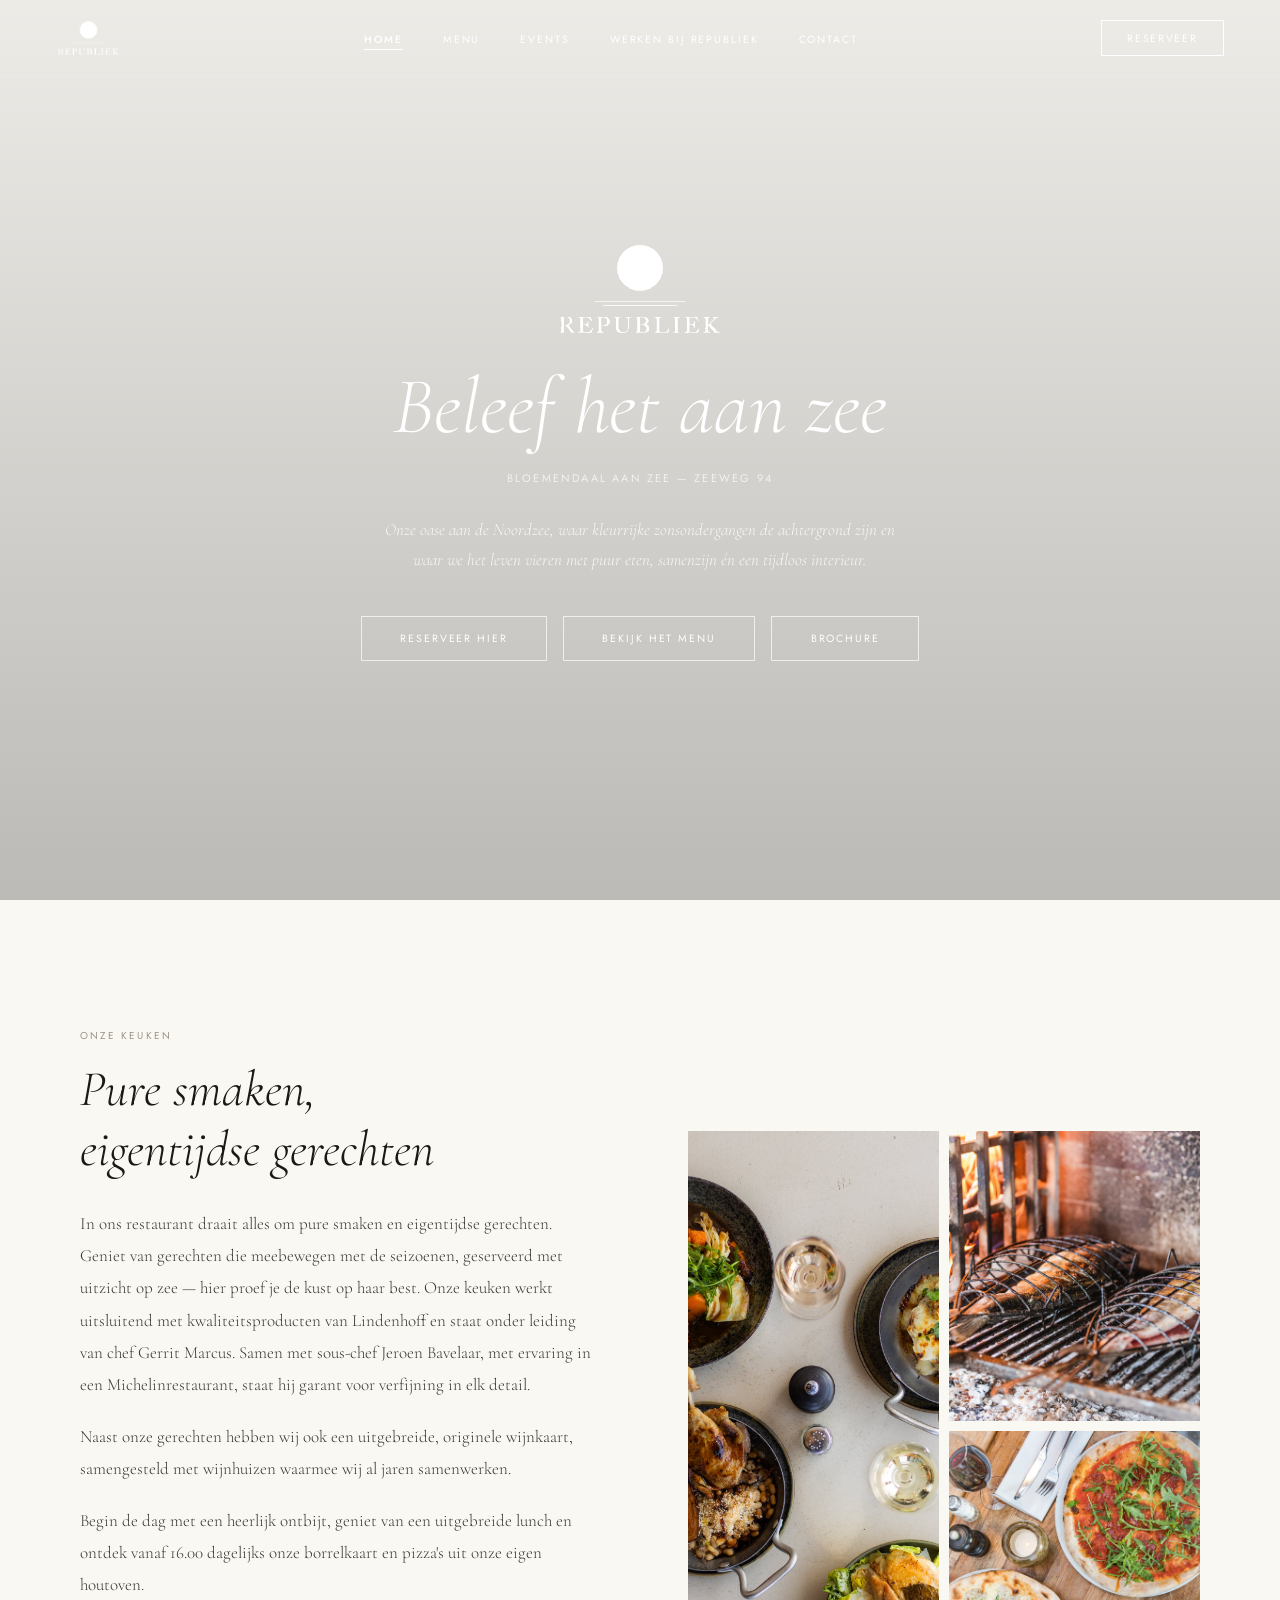
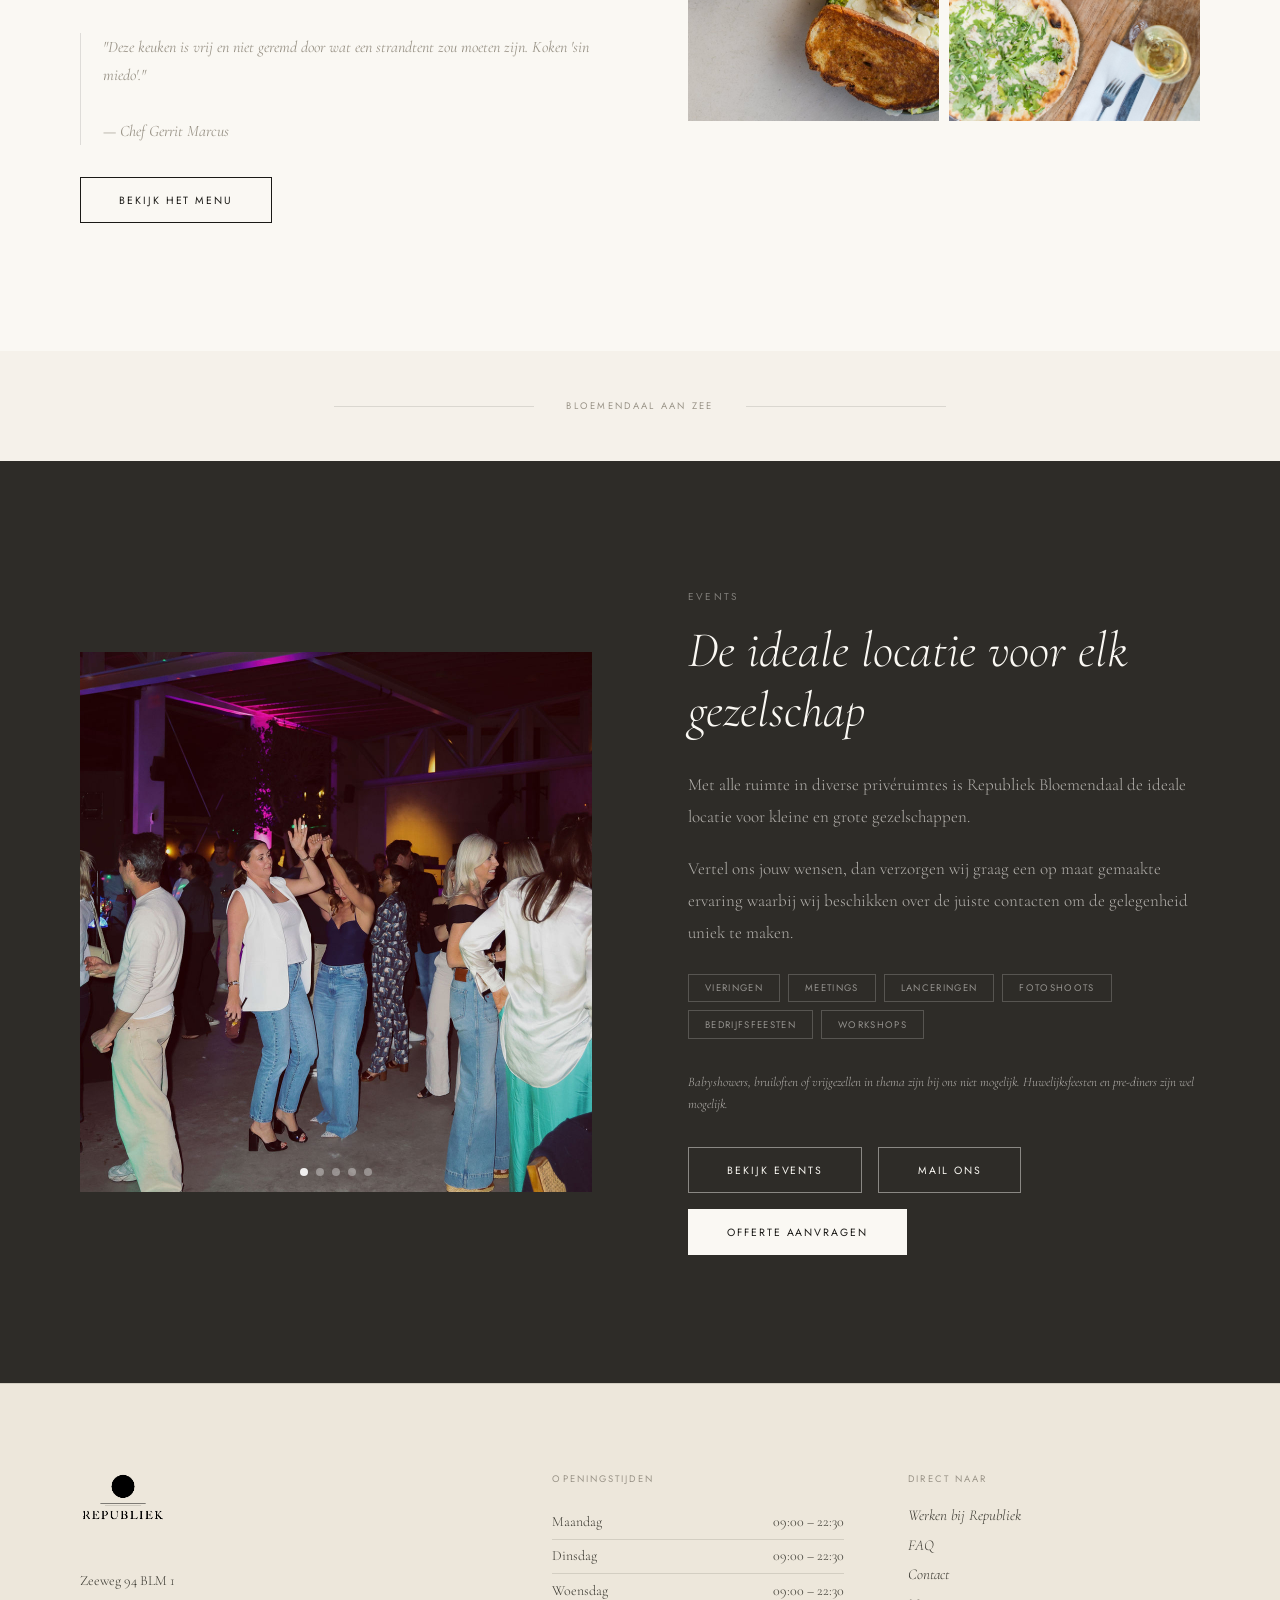
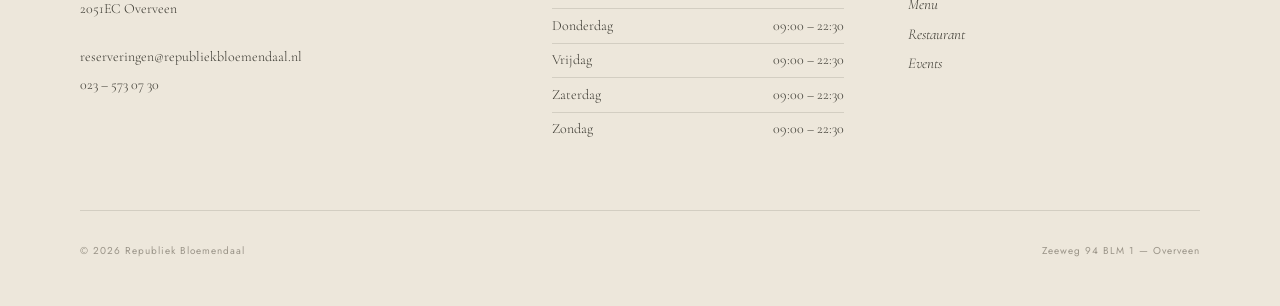
<file: index.html>
<!DOCTYPE html>
<html lang="nl">
<head>
  <meta charset="UTF-8">
  <meta name="viewport" content="width=device-width, initial-scale=1.0">
  <title>Beleef het aan zee | Republiek Bloemendaal</title>
  <link href="https://fonts.googleapis.com/css2?family=Cormorant+Garamond:ital,wght@0,300;0,400;0,500;1,300;1,400;1,500&family=Jost:wght@300;400;500&display=swap" rel="stylesheet">
  <link rel="stylesheet" href="shared.css">
  <link rel="stylesheet" href="index.css">
</head>
<body>

<nav id="main-nav">
  <a href="index.html" class="nav-logo">
    <img src="Republiek-Logo.png" alt="Republiek Bloemendaal" class="nav-logo-img">
  </a>
  <ul class="nav-links">
      <li><a href="index.html" class="active">Home</a></li>
      <li><a href="menu.html">Menu</a></li>
      <li><a href="events.html">Events</a></li>
      <li><a href="https://www.republiekbloemendaal.nl/#activate-link-widget" target="_blank" rel="noopener">Werken bij Republiek</a></li>
      <li><a href="contact.html">Contact</a></li>
  </ul>
  <a href="contact.html#reserveer" class="nav-btn">Reserveer</a>
  <button class="nav-hamburger" id="nav-hamburger" type="button" aria-label="Menu">
    <span></span><span></span><span></span>
  </button>
</nav>

<div id="mob-overlay" style="display:none;position:fixed;inset:0;background:var(--cream);z-index:500;flex-direction:column;align-items:center;justify-content:center;gap:2.5rem;">
  <button id="mob-close" type="button" style="position:absolute;top:1.5rem;right:1.5rem;font-size:22px;background:none;border:none;cursor:pointer;color:var(--ink);padding:8px;line-height:1;">&#x2715;</button>
  <a href="index.html" style="color:var(--ink);font-family:Jost,sans-serif;font-size:18px;letter-spacing:0.2em;text-transform:uppercase;text-decoration:none;border-bottom:1px solid var(--ink);padding-bottom:3px;">Home</a>
  <a href="menu.html" style="color:var(--ink);font-family:Jost,sans-serif;font-size:18px;letter-spacing:0.2em;text-transform:uppercase;text-decoration:none;">Menu</a>
  <a href="events.html" style="color:var(--ink);font-family:Jost,sans-serif;font-size:18px;letter-spacing:0.2em;text-transform:uppercase;text-decoration:none;">Events</a>
  <a href="https://www.republiekbloemendaal.nl/#activate-link-widget" style="color:var(--ink);font-family:Jost,sans-serif;font-size:18px;letter-spacing:0.2em;text-transform:uppercase;text-decoration:none;" target="_blank" rel="noopener">Werken bij Republiek</a>
  <a href="contact.html" style="color:var(--ink);font-family:Jost,sans-serif;font-size:18px;letter-spacing:0.2em;text-transform:uppercase;text-decoration:none;">Contact</a>
</div>

<!-- NAV -->


<!-- HERO -->
<section class="hero" id="hero">
  <video class="hero-bg" autoplay muted loop playsinline>
    <source src="hero_video.mp4" type="video/mp4">
  </video>
  <div class="hero-overlay"></div>
  <div class="hero-content">
    <img src="Republiek-Logo.png" alt="Republiek Bloemendaal" class="hero-logo-img">
    <div class="hero-tagline">Beleef het aan zee</div>
    <div class="hero-location">Bloemendaal aan Zee — Zeeweg 94</div>
    <p class="hero-intro">
      Onze oase aan de Noordzee, waar kleurrijke zonsondergangen de achtergrond zijn en waar we het leven vieren met puur eten, samenzijn én een tijdloos interieur.
    </p>
    <div class="hero-btns">
      <a href="#footer" class="btn-outline">Reserveer hier</a>
      <a href="menu.html" class="btn-outline">Bekijk het menu</a>
      <a href="https://canva.link/6txfk5rbg4p3h8g" target="_blank" class="btn-outline">Brochure</a>
         </div>
  </div>
</section>

<!-- KEUKEN -->
<section class="keuken" id="keuken">
  <div class="keuken-inner">
    <div class="reveal">
      <div class="section-label">Onze keuken</div>
      <h2>Pure smaken,<br>eigentijdse gerechten</h2>
      <p>In ons restaurant draait alles om pure smaken en eigentijdse gerechten. Geniet van gerechten die meebewegen met de seizoenen, geserveerd met uitzicht op zee — hier proef je de kust op haar best. Onze keuken werkt uitsluitend met kwaliteitsproducten van Lindenhoff en staat onder leiding van chef Gerrit Marcus. Samen met sous-chef Jeroen Bavelaar, met ervaring in een Michelinrestaurant, staat hij garant voor verfijning in elk detail.</p>
      <p>Naast onze gerechten hebben wij ook een uitgebreide, originele wijnkaart, samengesteld met wijnhuizen waarmee wij al jaren samenwerken.</p>
      <p>Begin de dag met een heerlijk ontbijt, geniet van een uitgebreide lunch en ontdek vanaf 16.00 dagelijks onze borrelkaart en pizza's uit onze eigen houtoven.</p>
      <div class="chef-quote">
        "Deze keuken is vrij en niet geremd door wat een strandtent zou moeten zijn. Koken 'sin miedo'."
        <br><br>— Chef Gerrit Marcus
      </div>
      <a href="menu.html" class="btn-outline">Bekijk het menu</a>
    </div>
    <div class="keuken-photos reveal">
      <div class="photo"><img src="keuken1.jpg" alt="Gerechten Republiek" loading="lazy"></div>
      <div class="photo"><img src="keuken2.jpg" alt="Houtoven Republiek" loading="lazy"></div>
      <div class="photo"><img src="keuken3.jpg" alt="Pizza Republiek" loading="lazy"></div>
    </div>
  </div>
</section>

<!-- DIVIDER -->
<div class="divider">
  <div class="divider-line"></div>
  <div class="divider-text">Bloemendaal aan Zee</div>
  <div class="divider-line"></div>
</div>

<!-- EVENTS -->
<section class="events" id="events">
  <div class="events-inner">
    <div class="events-photo" id="rc" style="position:relative;overflow:hidden;cursor:pointer;">
      <div id="rc0" style="position:absolute;inset:0;background:url('event1.jpeg') center/cover no-repeat;opacity:1;transition:opacity 1.2s;"></div>
      <div id="rc1" style="position:absolute;inset:0;background:url('event2.jpeg') center/cover no-repeat;opacity:0;transition:opacity 1.2s;"></div>
      <div id="rc2" style="position:absolute;inset:0;background:url('event3.jpg') center/cover no-repeat;opacity:0;transition:opacity 1.2s;"></div>
      <div id="rc3" style="position:absolute;inset:0;background:url('event4.jpg') center/cover no-repeat;opacity:0;transition:opacity 1.2s;"></div>
      <div id="rc4" style="position:absolute;inset:0;background:url('event5.jpeg') center/cover no-repeat;opacity:0;transition:opacity 1.2s;"></div>
      <div id="rcdots" style="position:absolute;bottom:1rem;left:50%;transform:translateX(-50%);display:flex;gap:8px;z-index:20;">
        <span id="rd0" style="width:8px;height:8px;border-radius:50%;background:rgba(255,255,255,0.9);display:block;cursor:pointer;"></span>
        <span id="rd1" style="width:8px;height:8px;border-radius:50%;background:rgba(255,255,255,0.35);display:block;cursor:pointer;"></span>
        <span id="rd2" style="width:8px;height:8px;border-radius:50%;background:rgba(255,255,255,0.35);display:block;cursor:pointer;"></span>
        <span id="rd3" style="width:8px;height:8px;border-radius:50%;background:rgba(255,255,255,0.35);display:block;cursor:pointer;"></span>
        <span id="rd4" style="width:8px;height:8px;border-radius:50%;background:rgba(255,255,255,0.35);display:block;cursor:pointer;"></span>
      </div>
    </div>
    
    <div class="reveal">
      <div class="section-label">Events</div>
      <h2>De ideale locatie voor elk gezelschap</h2>
      <p>Met alle ruimte in diverse privéruimtes is Republiek Bloemendaal de ideale locatie voor kleine en grote gezelschappen.</p>
      <p>Vertel ons jouw wensen, dan verzorgen wij graag een op maat gemaakte ervaring waarbij wij beschikken over de juiste contacten om de gelegenheid uniek te maken.</p>
      <div class="events-tags">
        <span class="tag">Vieringen</span>
        <span class="tag">Meetings</span>
        <span class="tag">Lanceringen</span>
        <span class="tag">Fotoshoots</span>
        <span class="tag">Bedrijfsfeesten</span>
        <span class="tag">Workshops</span>
      </div>
      <p class="events-note">Babyshowers, bruiloften of vrijgezellen in thema zijn bij ons niet mogelijk. Huwelijksfeesten en pre-diners zijn wel mogelijk.</p>
      <div class="events-btns">
        <a href="events.html" class="btn-ghost">Bekijk events</a>
        <a href="mailto:events@republiekbloemendaal.nl" class="btn-ghost">Mail ons</a>
        <a href="https://app.miceoperations.com/widget/36fc605f6fde" target="_blank" class="btn-light">Offerte aanvragen</a>
      </div>
    </div>
  </div>
</section>

<!-- FOOTER -->
<footer id="footer">
  <div class="footer-inner">
    <div>
      <div class="footer-logo">
        <img src="Republiek-Logo.png" alt="Republiek Bloemendaal" class="footer-logo-img">
      </div>
      <div class="footer-contact">
        <p>Zeeweg 94 BLM 1<br>2051EC Overveen</p>
        <br>
        <p><a href="mailto:reserveringen@republiekbloemendaal.nl">reserveringen@republiekbloemendaal.nl</a></p>
        <p><a href="tel:0235730730">023 – 573 07 30</a></p>
      </div>
    </div>
    <div class="footer-col">
      <h4>Openingstijden</h4>
      <div class="hours-row"><span>Maandag</span><span>09:00 – 22:30</span></div>
      <div class="hours-row"><span>Dinsdag</span><span>09:00 – 22:30</span></div>
      <div class="hours-row"><span>Woensdag</span><span>09:00 – 22:30</span></div>
      <div class="hours-row"><span>Donderdag</span><span>09:00 – 22:30</span></div>
      <div class="hours-row"><span>Vrijdag</span><span>09:00 – 22:30</span></div>
      <div class="hours-row"><span>Zaterdag</span><span>09:00 – 22:30</span></div>
      <div class="hours-row"><span>Zondag</span><span>09:00 – 22:30</span></div>
    </div>
    <div class="footer-col">
      <h4>Direct naar</h4>
      <ul class="footer-links">
        <li><a href="#">Werken bij Republiek</a></li>
        <li><a href="#">FAQ</a></li>
        <li><a href="contact.html">Contact</a></li>
        <li><a href="menu.html">Menu</a></li>
        <li><a href="#">Restaurant</a></li>
        <li><a href="events.html">Events</a></li>
      </ul>
    </div>
  </div>
  <div class="footer-bottom">
    <span>© 2026 Republiek Bloemendaal</span>
    <span>Zeeweg 94 BLM 1 — Overveen</span>
  </div>
</footer>

<script src="index.js" defer></script>
<script>
(function() {
  function init() {
    var btn     = document.getElementById("nav-hamburger");
    var overlay = document.getElementById("mob-overlay");
    var close   = document.getElementById("mob-close");
    if (!btn || !overlay || !close) return;
    btn.addEventListener("click", function() {
      overlay.style.display = "flex";
      document.body.style.overflow = "hidden";
      btn.classList.add("open");
    });
    function closeMenu() {
      overlay.style.display = "none";
      document.body.style.overflow = "";
      btn.classList.remove("open");
    }
    close.addEventListener("click", closeMenu);
    overlay.querySelectorAll("a").forEach(function(a) {
      a.addEventListener("click", closeMenu);
    });
  }
  if (document.readyState === "loading") {
    document.addEventListener("DOMContentLoaded", init);
  } else { init(); }
})();
</script>
</body>
</html>
</file>
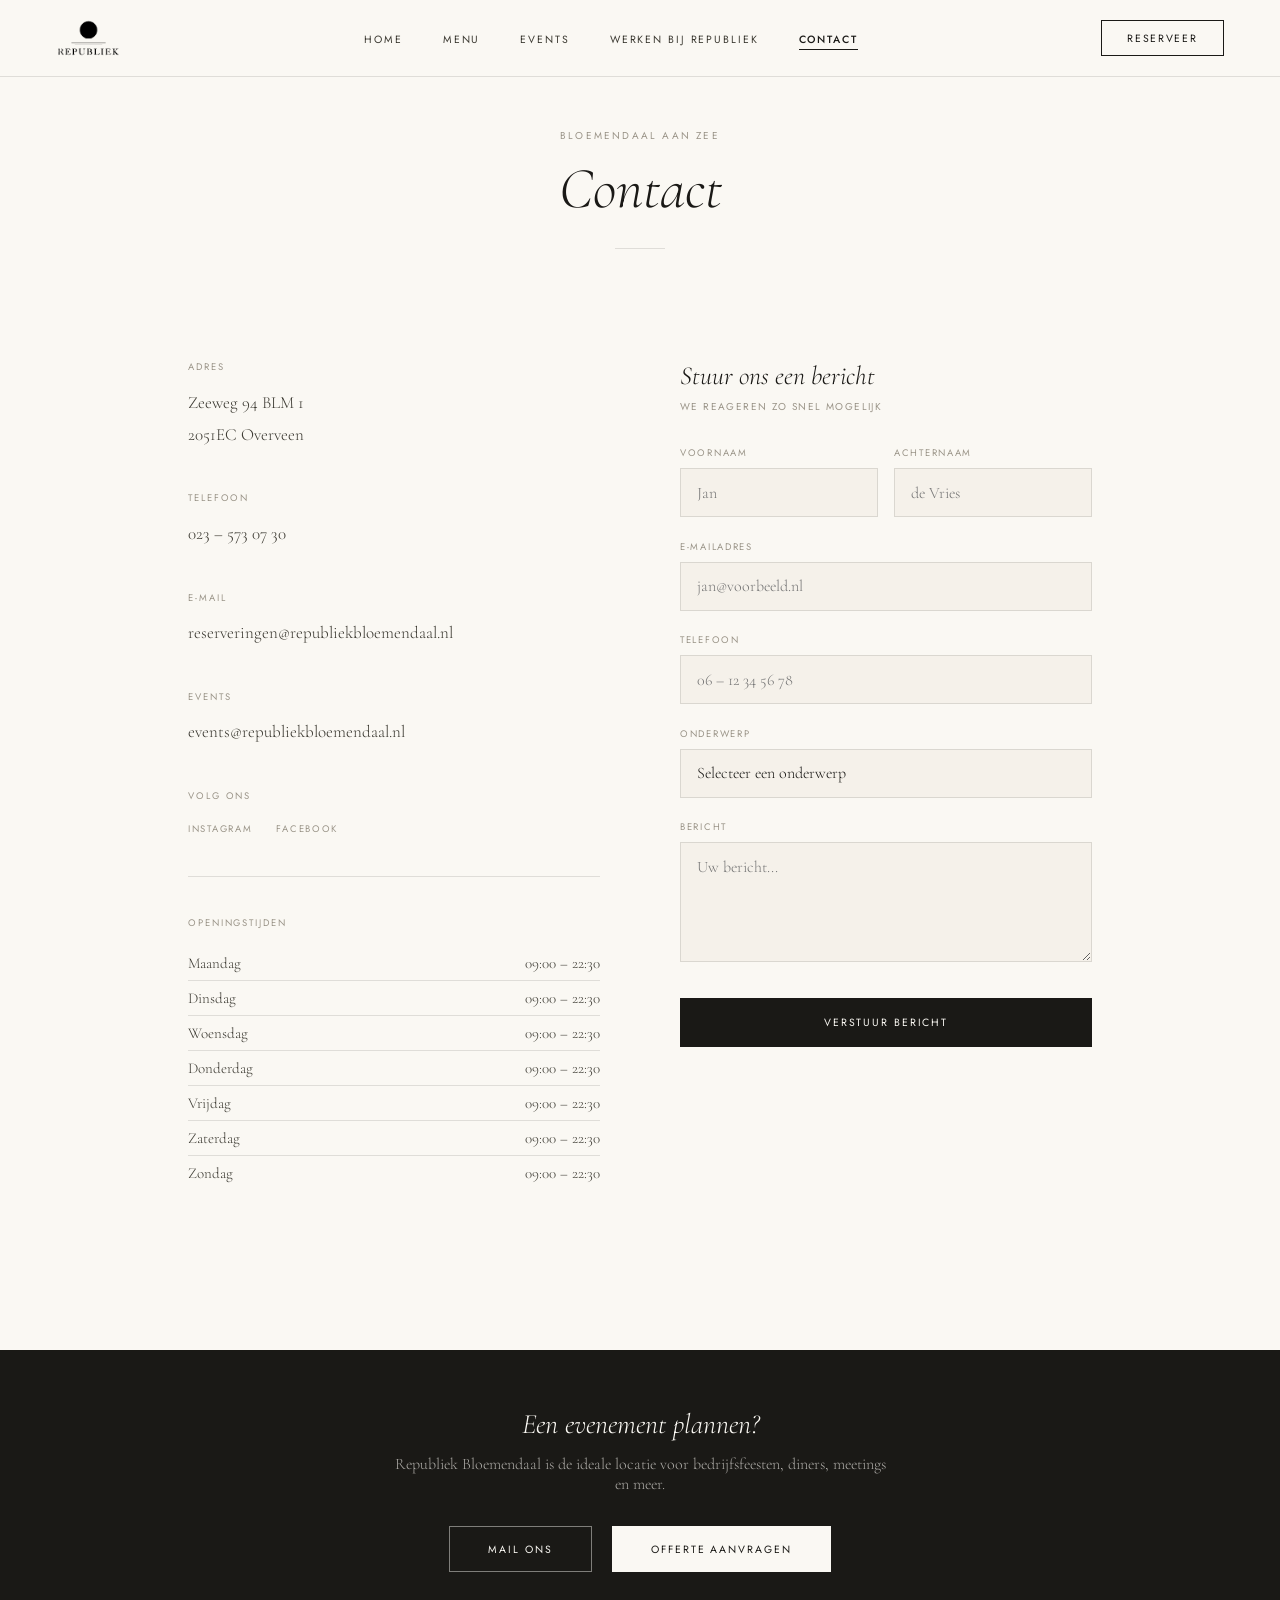
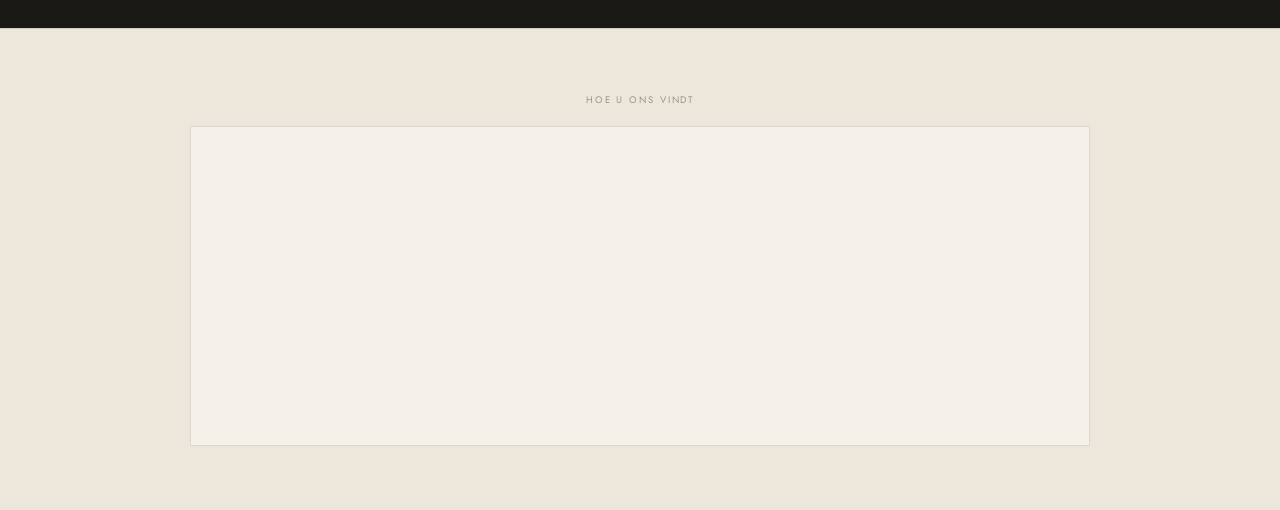
<file: contact.html>
<!DOCTYPE html>
<html lang="nl">
<head>
  <meta charset="UTF-8">
  <meta name="viewport" content="width=device-width, initial-scale=1.0">
  <title>Contact | Republiek Bloemendaal</title>
  <link href="https://fonts.googleapis.com/css2?family=Cormorant+Garamond:ital,wght@0,300;0,400;0,500;1,300;1,400;1,500&family=Jost:wght@300;400;500&display=swap" rel="stylesheet">
  <link rel="stylesheet" href="shared.css">
  <link rel="stylesheet" href="contact.css">
</head>
<body>

<nav id="main-nav">
  <a href="index.html" class="nav-logo">
    <img src="Republiek-Logo.png" alt="Republiek Bloemendaal" class="nav-logo-img">
  </a>
  <ul class="nav-links">
      <li><a href="index.html">Home</a></li>
      <li><a href="menu.html">Menu</a></li>
      <li><a href="events.html">Events</a></li>
      <li><a href="https://www.republiekbloemendaal.nl/#activate-link-widget" target="_blank" rel="noopener">Werken bij Republiek</a></li>
      <li><a href="contact.html" class="active">Contact</a></li>
  </ul>
  <a href="contact.html#reserveer" class="nav-btn">Reserveer</a>
  <button class="nav-hamburger" id="nav-hamburger" type="button" aria-label="Menu">
    <span></span><span></span><span></span>
  </button>
</nav>

<div id="mob-overlay" style="display:none;position:fixed;inset:0;background:var(--cream);z-index:500;flex-direction:column;align-items:center;justify-content:center;gap:2.5rem;">
  <button id="mob-close" type="button" style="position:absolute;top:1.5rem;right:1.5rem;font-size:22px;background:none;border:none;cursor:pointer;color:var(--ink);padding:8px;line-height:1;">&#x2715;</button>
  <a href="index.html" style="color:var(--ink);font-family:Jost,sans-serif;font-size:18px;letter-spacing:0.2em;text-transform:uppercase;text-decoration:none;">Home</a>
  <a href="menu.html" style="color:var(--ink);font-family:Jost,sans-serif;font-size:18px;letter-spacing:0.2em;text-transform:uppercase;text-decoration:none;">Menu</a>
  <a href="events.html" style="color:var(--ink);font-family:Jost,sans-serif;font-size:18px;letter-spacing:0.2em;text-transform:uppercase;text-decoration:none;">Events</a>
  <a href="https://www.republiekbloemendaal.nl/#activate-link-widget" style="color:var(--ink);font-family:Jost,sans-serif;font-size:18px;letter-spacing:0.2em;text-transform:uppercase;text-decoration:none;" target="_blank" rel="noopener">Werken bij Republiek</a>
  <a href="contact.html" style="color:var(--ink);font-family:Jost,sans-serif;font-size:18px;letter-spacing:0.2em;text-transform:uppercase;text-decoration:none;border-bottom:1px solid var(--ink);padding-bottom:3px;">Contact</a>
</div>

<!-- NAV -->


<!-- HEADER -->
<div class="page-header">
  <div class="page-label">Bloemendaal aan Zee</div>
  <div class="page-title">Contact</div>
  <div class="page-line"></div>
</div>

<!-- MAIN GRID -->
<div class="contact-grid">

  <!-- LEFT: INFO -->
  <div>
    <div class="info-block">
      <div class="info-label">Adres</div>
      <div class="info-value">
        Zeeweg 94 BLM 1<br>
        2051EC Overveen
      </div>
    </div>

    <div class="info-block">
      <div class="info-label">Telefoon</div>
      <div class="info-value">
        <a href="tel:0235730730">023 – 573 07 30</a>
      </div>
    </div>

    <div class="info-block">
      <div class="info-label">E-mail</div>
      <div class="info-value">
        <a href="mailto:reserveringen@republiekbloemendaal.nl">reserveringen@republiekbloemendaal.nl</a>
      </div>
    </div>

    <div class="info-block">
      <div class="info-label">Events</div>
      <div class="info-value">
        <a href="mailto:events@republiekbloemendaal.nl">events@republiekbloemendaal.nl</a>
      </div>
    </div>

    <div class="info-block">
      <div class="info-label">Volg ons</div>
      <div class="social-row">
        <a href="https://www.instagram.com/republiekbloemendaal" target="_blank" class="social-link">Instagram</a>
        <a href="https://www.facebook.com/republiekbloemendaal" target="_blank" class="social-link">Facebook</a>
      </div>
    </div>

    <div class="section-divider"></div>

    <div class="info-label" style="margin-bottom:1rem;">Openingstijden</div>
    <div class="hours-row"><span>Maandag</span><span>09:00 – 22:30</span></div>
    <div class="hours-row"><span>Dinsdag</span><span>09:00 – 22:30</span></div>
    <div class="hours-row"><span>Woensdag</span><span>09:00 – 22:30</span></div>
    <div class="hours-row"><span>Donderdag</span><span>09:00 – 22:30</span></div>
    <div class="hours-row"><span>Vrijdag</span><span>09:00 – 22:30</span></div>
    <div class="hours-row"><span>Zaterdag</span><span>09:00 – 22:30</span></div>
    <div class="hours-row"><span>Zondag</span><span>09:00 – 22:30</span></div>
  </div>

  <!-- RIGHT: FORM -->
  <div id="reserveer">
    <div class="form-title">Stuur ons een bericht</div>
    <div class="form-subtitle">We reageren zo snel mogelijk</div>

    <form onsubmit="handleSubmit(event)">
      <div class="form-row">
        <div class="form-group">
          <label>Voornaam</label>
          <input type="text" placeholder="Jan" required>
        </div>
        <div class="form-group">
          <label>Achternaam</label>
          <input type="text" placeholder="de Vries" required>
        </div>
      </div>
      <div class="form-group">
        <label>E-mailadres</label>
        <input type="email" placeholder="jan@voorbeeld.nl" required>
      </div>
      <div class="form-group">
        <label>Telefoon</label>
        <input type="tel" placeholder="06 – 12 34 56 78">
      </div>
      <div class="form-group">
        <label>Onderwerp</label>
        <select>
          <option value="">Selecteer een onderwerp</option>
          <option>Reservering</option>
          <option>Events & Feesten</option>
          <option>Offerte aanvragen</option>
          <option>Algemene vraag</option>
          <option>Werken bij Republiek</option>
          <option>Overig</option>
        </select>
      </div>
      <div class="form-group">
        <label>Bericht</label>
        <textarea placeholder="Uw bericht..." required></textarea>
      </div>
      <button type="submit" class="btn-submit">Verstuur bericht</button>
    </form>

    <div id="form-success" style="display:none; margin-top:1.5rem; padding: 1rem 1.2rem; background: var(--sand); border-left: 2px solid var(--ink); font-size:15px; font-style:italic; color:var(--ink-soft);">
      Bedankt voor uw bericht — we nemen zo snel mogelijk contact met u op.
    </div>
  </div>

</div>



<!-- EVENTS CTA -->
<div class="events-cta">
  <h3>Een evenement plannen?</h3>
  <p>Republiek Bloemendaal is de ideale locatie voor bedrijfsfeesten, diners, meetings en meer.</p>
  <a href="mailto:events@republiekbloemendaal.nl" class="btn-ghost">Mail ons</a>
  <a href="https://app.miceoperations.com/widget/36fc605f6fde" target="_blank" class="btn-light">Offerte aanvragen</a>
</div>

<!-- MAP -->
<div class="map-strip">
  <div class="map-label">Hoe u ons vindt</div>
  <div class="map-embed">
    <iframe
      src="https://www.google.com/maps/embed?pb=!1m18!1m12!1m3!1d2443.1!2d4.5408!3d52.3878!2m3!1f0!2f0!3f0!3m2!1i1024!2i768!4f13.1!3m3!1m2!1s0x47c5e5e5e5e5e5e5%3A0x0!2sZeeweg%2094%2C%202051EC%20Overveen!5e0!3m2!1snl!2snl!4v1234567890"
      allowfullscreen=""
      loading="lazy">
    </iframe>
  </div>
</div>

<script src="contact.js" defer></script>
<script>
(function() {
  function init() {
    var btn     = document.getElementById("nav-hamburger");
    var overlay = document.getElementById("mob-overlay");
    var close   = document.getElementById("mob-close");
    if (!btn || !overlay || !close) return;
    btn.addEventListener("click", function() {
      overlay.style.display = "flex";
      document.body.style.overflow = "hidden";
      btn.classList.add("open");
    });
    function closeMenu() {
      overlay.style.display = "none";
      document.body.style.overflow = "";
      btn.classList.remove("open");
    }
    close.addEventListener("click", closeMenu);
    overlay.querySelectorAll("a").forEach(function(a) {
      a.addEventListener("click", closeMenu);
    });
  }
  if (document.readyState === "loading") {
    document.addEventListener("DOMContentLoaded", init);
  } else { init(); }
})();
</script>
</body>
</html>
</file>
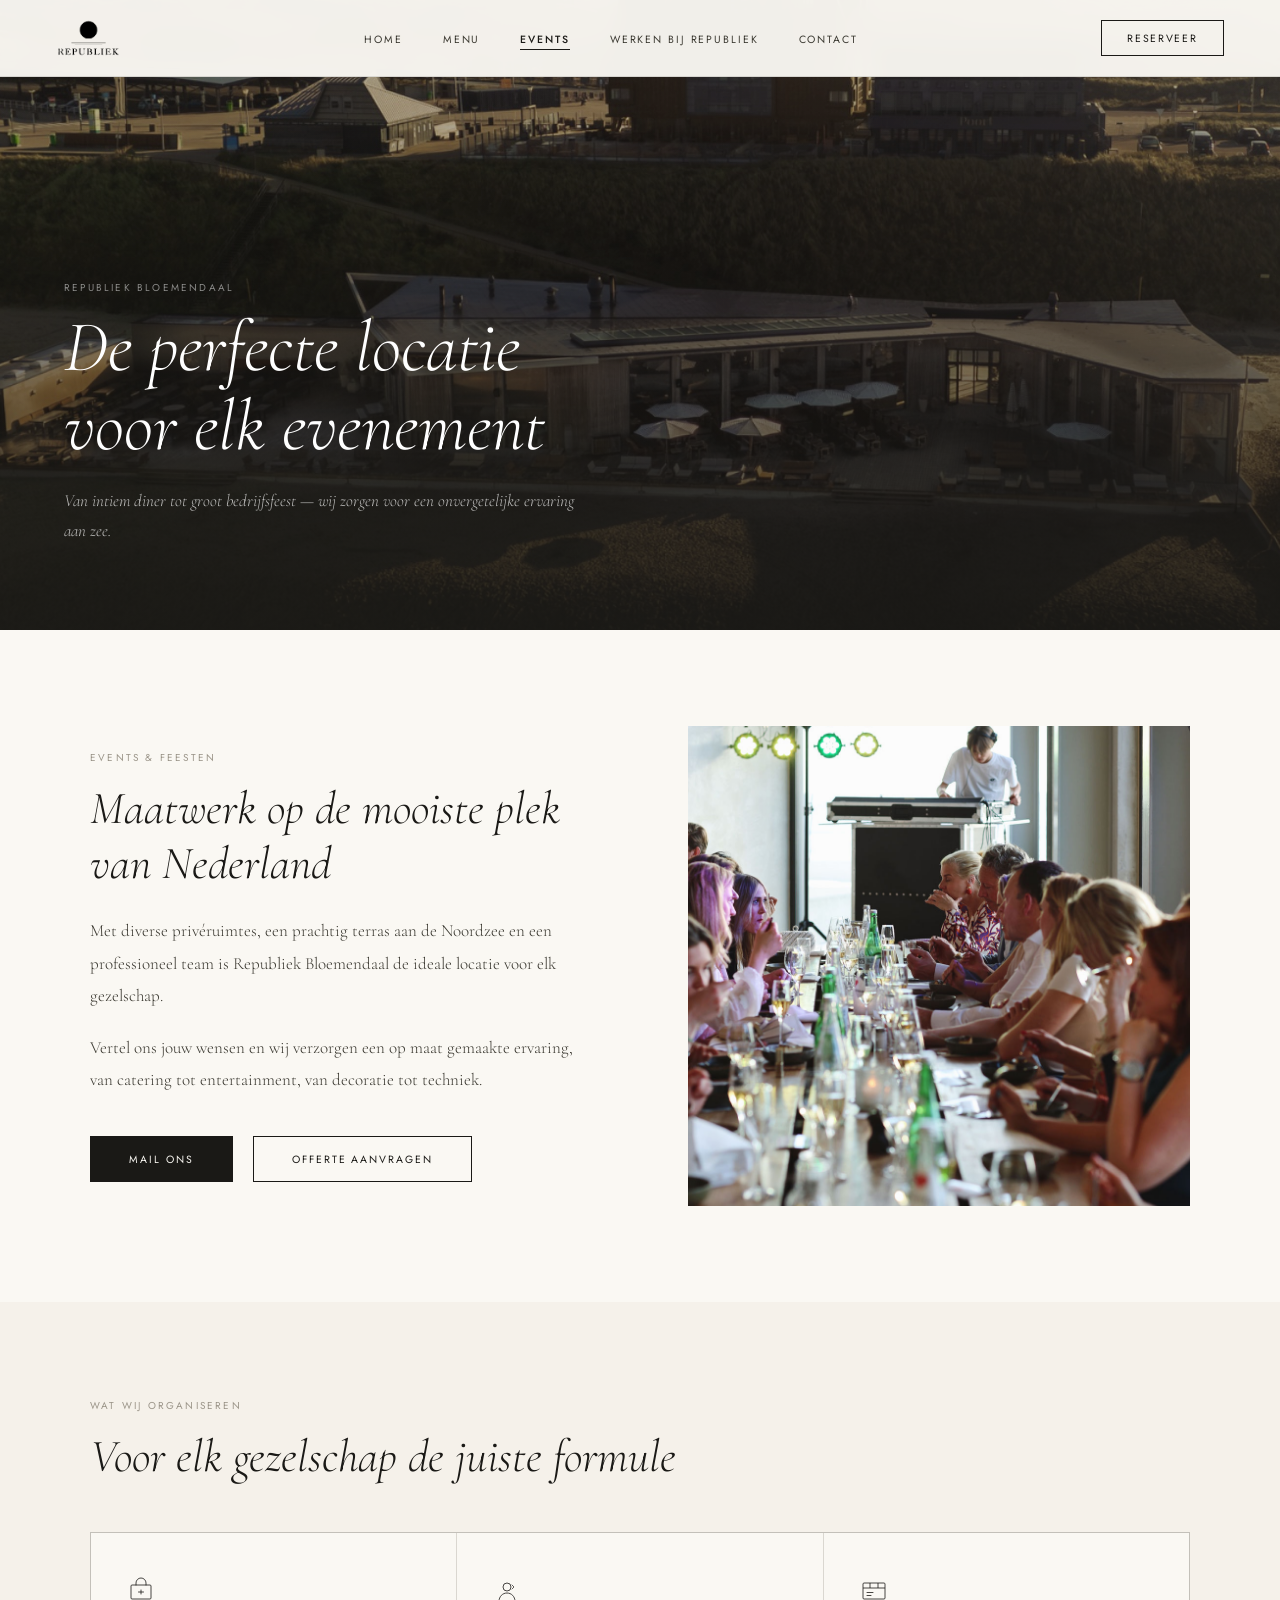
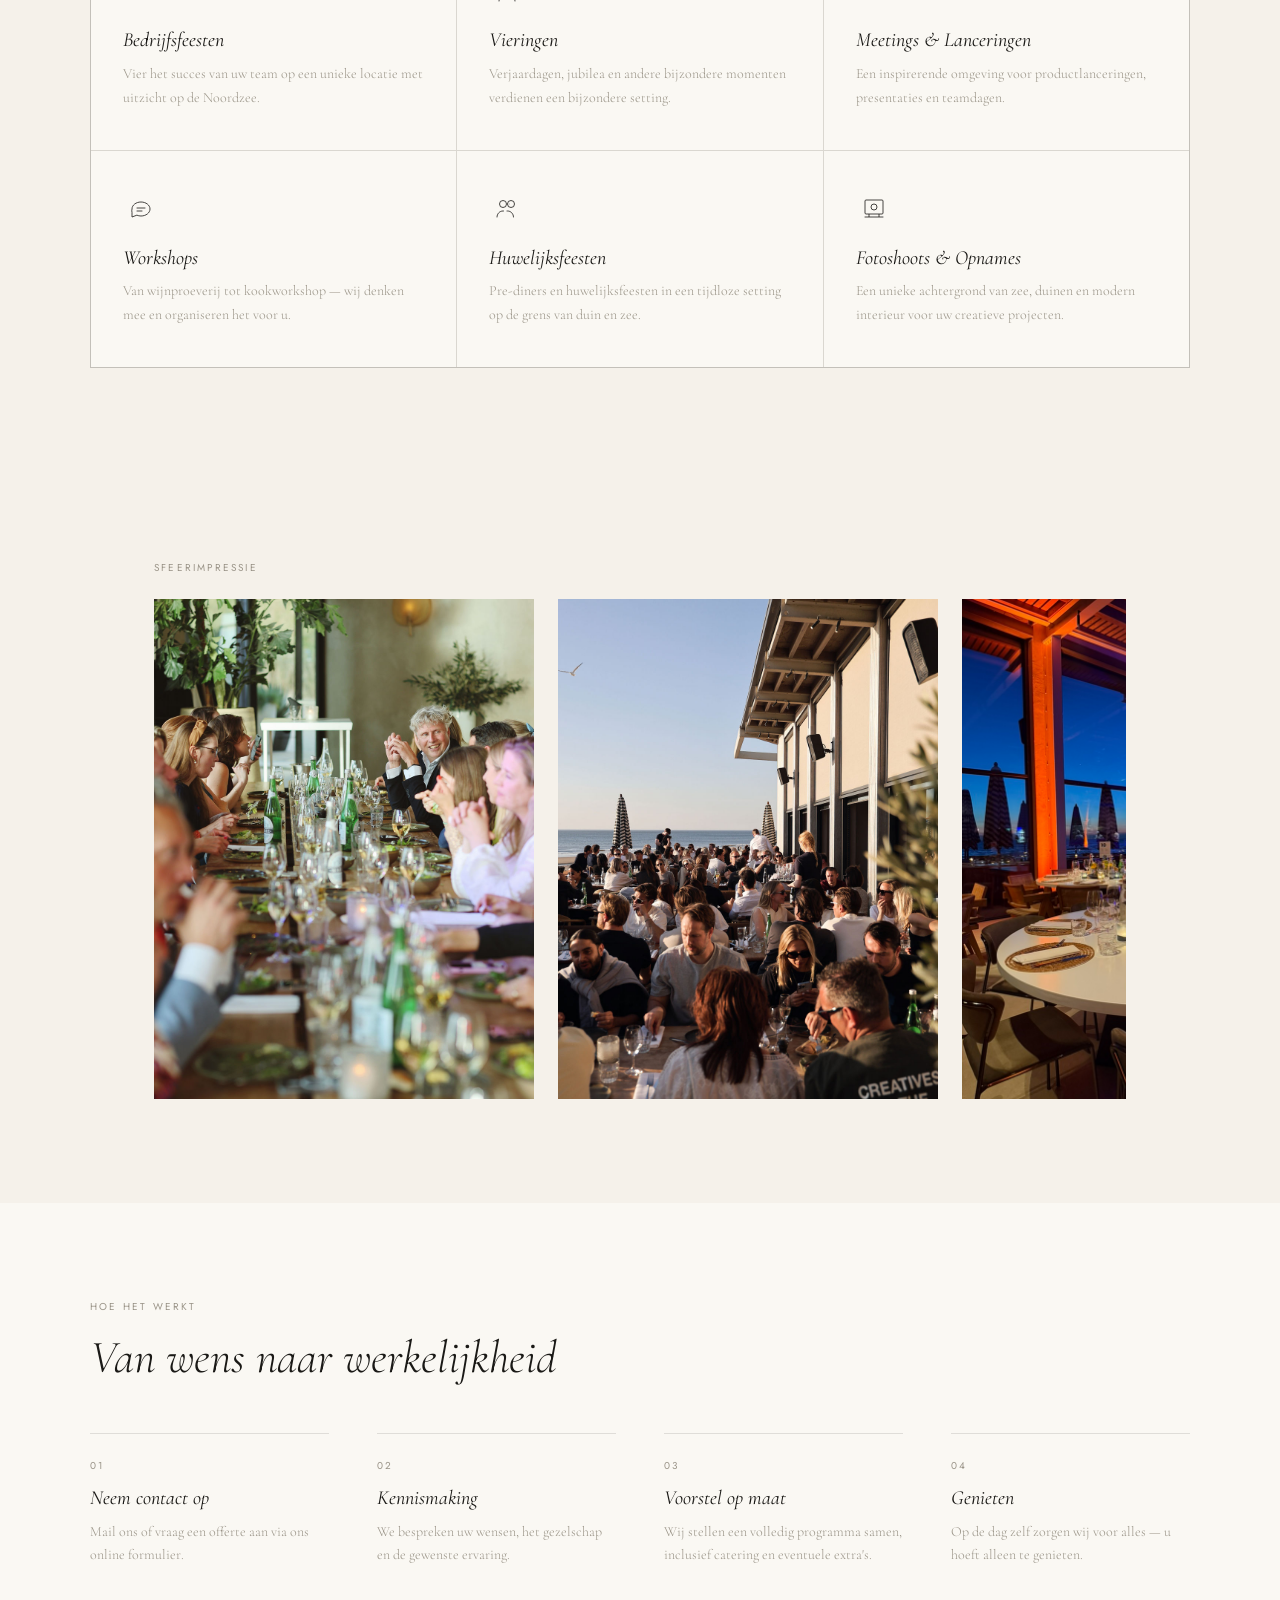
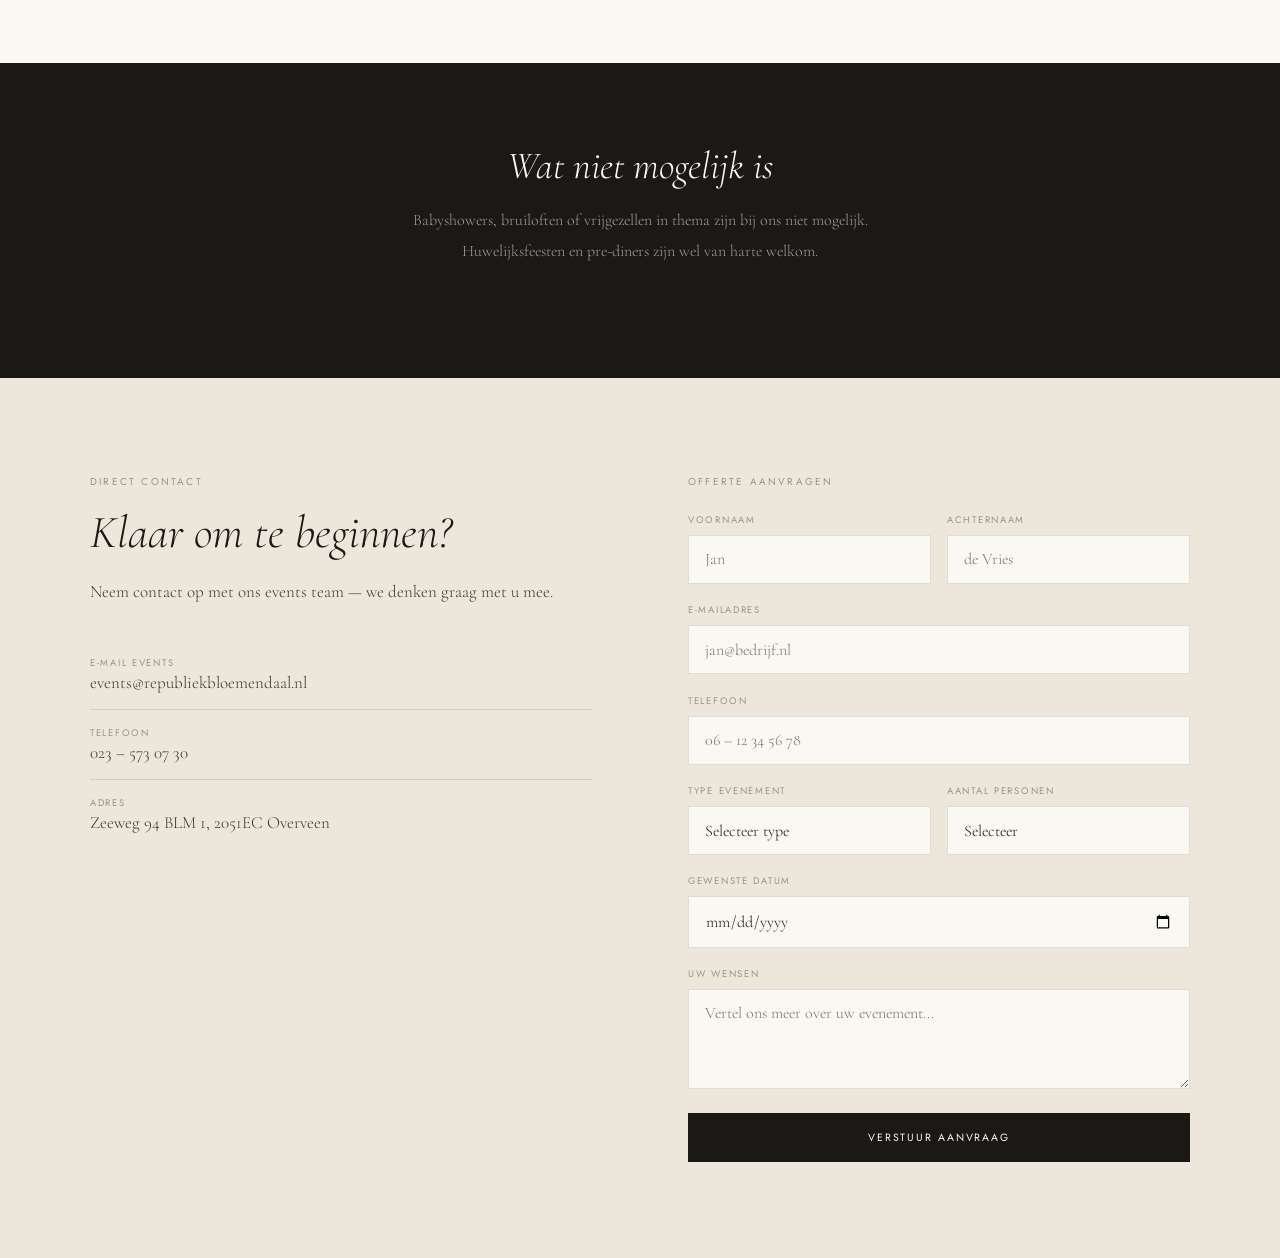
<file: events.html>
<!DOCTYPE html>
<html lang="nl">
<head>
  <meta charset="UTF-8">
  <meta name="viewport" content="width=device-width, initial-scale=1.0">
  <title>Events | Republiek Bloemendaal</title>
  <link href="https://fonts.googleapis.com/css2?family=Cormorant+Garamond:ital,wght@0,300;0,400;0,500;1,300;1,400;1,500&family=Jost:wght@300;400;500&display=swap" rel="stylesheet">
  <link rel="stylesheet" href="shared.css">
  <link rel="stylesheet" href="events.css">
</head>
<body>

<nav id="main-nav">
  <a href="index.html" class="nav-logo">
    <img src="Republiek-Logo.png" alt="Republiek Bloemendaal" class="nav-logo-img">
  </a>
  <ul class="nav-links">
      <li><a href="index.html">Home</a></li>
      <li><a href="menu.html">Menu</a></li>
      <li><a href="events.html" class="active">Events</a></li>
      <li><a href="https://www.republiekbloemendaal.nl/#activate-link-widget" target="_blank" rel="noopener">Werken bij Republiek</a></li>
      <li><a href="contact.html">Contact</a></li>
  </ul>
  <a href="contact.html#reserveer" class="nav-btn">Reserveer</a>
  <button class="nav-hamburger" id="nav-hamburger" type="button" aria-label="Menu">
    <span></span><span></span><span></span>
  </button>
</nav>

<div id="mob-overlay" style="display:none;position:fixed;inset:0;background:var(--cream);z-index:500;flex-direction:column;align-items:center;justify-content:center;gap:2.5rem;">
  <button id="mob-close" type="button" style="position:absolute;top:1.5rem;right:1.5rem;font-size:22px;background:none;border:none;cursor:pointer;color:var(--ink);padding:8px;line-height:1;">&#x2715;</button>
  <a href="index.html" style="color:var(--ink);font-family:Jost,sans-serif;font-size:18px;letter-spacing:0.2em;text-transform:uppercase;text-decoration:none;">Home</a>
  <a href="menu.html" style="color:var(--ink);font-family:Jost,sans-serif;font-size:18px;letter-spacing:0.2em;text-transform:uppercase;text-decoration:none;">Menu</a>
  <a href="events.html" style="color:var(--ink);font-family:Jost,sans-serif;font-size:18px;letter-spacing:0.2em;text-transform:uppercase;text-decoration:none;border-bottom:1px solid var(--ink);padding-bottom:3px;">Events</a>
  <a href="https://www.republiekbloemendaal.nl/#activate-link-widget" style="color:var(--ink);font-family:Jost,sans-serif;font-size:18px;letter-spacing:0.2em;text-transform:uppercase;text-decoration:none;" target="_blank" rel="noopener">Werken bij Republiek</a>
  <a href="contact.html" style="color:var(--ink);font-family:Jost,sans-serif;font-size:18px;letter-spacing:0.2em;text-transform:uppercase;text-decoration:none;">Contact</a>
</div>

<!-- NAV -->


<!-- HERO -->
<div class="hero">
  <div class="hero-bg" style="display:block;">
    <img src="IMG_9479.JPG" alt="Republiek Bloemendaal" style="width:100%;height:100%;object-fit:cover;object-position:center 70%;opacity:0.7;transform:scale(1.35);transform-origin:center 70%;">
  </div>
  <div class="hero-overlay"></div>
  <div class="hero-content">
    <div class="hero-label">Republiek Bloemendaal</div>
    <div class="hero-title">De perfecte locatie voor elk evenement</div>
    <p class="hero-sub">Van intiem diner tot groot bedrijfsfeest — wij zorgen voor een onvergetelijke ervaring aan zee.</p>
  </div>
</div>

<!-- INTRO -->
<section>
  <div class="section-inner">
    <div style="display:grid;grid-template-columns:1fr 1fr;gap:6rem;align-items:center;">
      <div>
        <div class="section-label">Events & Feesten</div>
        <h2>Maatwerk op de mooiste plek van Nederland</h2>
        <p>Met diverse privéruimtes, een prachtig terras aan de Noordzee en een professioneel team is Republiek Bloemendaal de ideale locatie voor elk gezelschap.</p>
        <p>Vertel ons jouw wensen en wij verzorgen een op maat gemaakte ervaring, van catering tot entertainment, van decoratie tot techniek.</p>
        <div style="margin-top:2rem;">
          <a href="mailto:events@republiekbloemendaal.nl" class="btn-dark">Mail ons</a>
          <a href="https://app.miceoperations.com/widget/36fc605f6fde" target="_blank" class="btn-outline">Offerte aanvragen</a>
        </div>
      </div>
      <div style="height:480px;overflow:hidden;background:var(--sand-dark);">
        <img src="ev4.jpg" alt="Events sfeer" style="width:100%;height:100%;object-fit:cover;">
      </div>
    </div>
  </div>
</section>

<!-- EVENT TYPES -->
<section style="background:var(--sand);padding:6rem 4rem;">
  <div class="section-inner">
    <div class="section-label">Wat wij organiseren</div>
    <h2>Voor elk gezelschap de juiste formule</h2>
    <div class="types-grid">

      <div class="type-card">
        <div class="type-icon">
          <svg width="28" height="28" viewBox="0 0 28 28" fill="none">
            <rect x="4" y="8" width="20" height="14" rx="1" stroke="#1a1916" stroke-width="0.8"/>
            <path d="M9 8V6a5 5 0 0110 0v2" stroke="#1a1916" stroke-width="0.8" stroke-linecap="round"/>
            <line x1="14" y1="13" x2="14" y2="17" stroke="#1a1916" stroke-width="0.8" stroke-linecap="round"/>
            <line x1="11.5" y1="15" x2="16.5" y2="15" stroke="#1a1916" stroke-width="0.8" stroke-linecap="round"/>
          </svg>
        </div>
        <div class="type-title">Bedrijfsfeesten</div>
        <p class="type-desc">Vier het succes van uw team op een unieke locatie met uitzicht op de Noordzee.</p>
      </div>

      <div class="type-card">
        <div class="type-icon">
          <svg width="28" height="28" viewBox="0 0 28 28" fill="none">
            <circle cx="14" cy="10" r="4" stroke="#1a1916" stroke-width="0.8"/>
            <path d="M6 24c0-4.418 3.582-8 8-8s8 3.582 8 8" stroke="#1a1916" stroke-width="0.8" stroke-linecap="round"/>
            <path d="M19 8l2 2-2 2" stroke="#1a1916" stroke-width="0.7" stroke-linecap="round" stroke-linejoin="round"/>
          </svg>
        </div>
        <div class="type-title">Vieringen</div>
        <p class="type-desc">Verjaardagen, jubilea en andere bijzondere momenten verdienen een bijzondere setting.</p>
      </div>

      <div class="type-card">
        <div class="type-icon">
          <svg width="28" height="28" viewBox="0 0 28 28" fill="none">
            <rect x="3" y="6" width="22" height="16" rx="1" stroke="#1a1916" stroke-width="0.8"/>
            <line x1="3" y1="11" x2="25" y2="11" stroke="#1a1916" stroke-width="0.8"/>
            <line x1="10" y1="6" x2="10" y2="11" stroke="#1a1916" stroke-width="0.8"/>
            <line x1="18" y1="6" x2="18" y2="11" stroke="#1a1916" stroke-width="0.8"/>
            <line x1="7" y1="15.5" x2="13" y2="15.5" stroke="#1a1916" stroke-width="0.8" stroke-linecap="round"/>
            <line x1="7" y1="18.5" x2="11" y2="18.5" stroke="#1a1916" stroke-width="0.8" stroke-linecap="round"/>
          </svg>
        </div>
        <div class="type-title">Meetings & Lanceringen</div>
        <p class="type-desc">Een inspirerende omgeving voor productlanceringen, presentaties en teamdagen.</p>
      </div>

      <div class="type-card">
        <div class="type-icon">
          <svg width="28" height="28" viewBox="0 0 28 28" fill="none">
            <path d="M5 14c0-3.866 4.03-7 9-7s9 3.134 9 7-4.03 7-9 7c-1.5 0-2.9-.3-4.1-.85L5 22v-4.5A7 7 0 015 14z" stroke="#1a1916" stroke-width="0.8" stroke-linejoin="round"/>
            <line x1="10" y1="13" x2="18" y2="13" stroke="#1a1916" stroke-width="0.8" stroke-linecap="round"/>
            <line x1="10" y1="16" x2="15" y2="16" stroke="#1a1916" stroke-width="0.8" stroke-linecap="round"/>
          </svg>
        </div>
        <div class="type-title">Workshops</div>
        <p class="type-desc">Van wijnproeverij tot kookworkshop — wij denken mee en organiseren het voor u.</p>
      </div>

      <div class="type-card">
        <div class="type-icon">
          <svg width="28" height="28" viewBox="0 0 28 28" fill="none">
            <circle cx="10" cy="9" r="3.5" stroke="#1a1916" stroke-width="0.8"/>
            <circle cx="18" cy="9" r="3.5" stroke="#1a1916" stroke-width="0.8"/>
            <path d="M4 22c0-3.314 2.686-6 6-6h.5" stroke="#1a1916" stroke-width="0.8" stroke-linecap="round"/>
            <path d="M14 16h.5c3.314 0 6 2.686 6 6" stroke="#1a1916" stroke-width="0.8" stroke-linecap="round"/>
            <line x1="14" y1="9" x2="18" y2="9" stroke="#1a1916" stroke-width="0.3" stroke-dasharray="1 1"/>
          </svg>
        </div>
        <div class="type-title">Huwelijksfeesten</div>
        <p class="type-desc">Pre-diners en huwelijksfeesten in een tijdloze setting op de grens van duin en zee.</p>
      </div>

      <div class="type-card">
        <div class="type-icon">
          <svg width="28" height="28" viewBox="0 0 28 28" fill="none">
            <rect x="5" y="5" width="18" height="14" rx="1" stroke="#1a1916" stroke-width="0.8"/>
            <circle cx="14" cy="12" r="3" stroke="#1a1916" stroke-width="0.8"/>
            <line x1="5" y1="22" x2="23" y2="22" stroke="#1a1916" stroke-width="0.8" stroke-linecap="round"/>
            <line x1="9" y1="19" x2="9" y2="22" stroke="#1a1916" stroke-width="0.8"/>
            <line x1="19" y1="19" x2="19" y2="22" stroke="#1a1916" stroke-width="0.8"/>
          </svg>
        </div>
        <div class="type-title">Fotoshoots & Opnames</div>
        <p class="type-desc">Een unieke achtergrond van zee, duinen en modern interieur voor uw creatieve projecten.</p>
      </div>

    </div>
  </div>
</section>

<!-- PHOTO CAROUSEL -->
<div class="carousel-section">
  <div class="carousel-wrapper">
    <div class="section-label" style="margin-bottom:1.5rem;">Sfeerimpressie</div>
    <div class="carousel-track">
      <div class="carousel-item"><img src="ev1.jpg" alt="Event 1"></div>
      <div class="carousel-item"><img src="ev2.jpg" alt="Event 2"></div>
      <div class="carousel-item"><img src="ev3.jpg" alt="Event 3"></div>
      <div class="carousel-item"><img src="ev4.jpg" alt="Event 4"></div>
      <div class="carousel-item"><img src="event3.jpg" alt="Event 5"></div>
    </div>
  </div>
</div>

<!-- PROCESS -->
<section class="process-section">
  <div class="section-inner">
    <div class="section-label">Hoe het werkt</div>
    <h2>Van wens naar werkelijkheid</h2>
    <div class="steps">
      <div class="step">
        <div class="step-num">01</div>
        <div class="step-title">Neem contact op</div>
        <p class="step-desc">Mail ons of vraag een offerte aan via ons online formulier.</p>
      </div>
      <div class="step">
        <div class="step-num">02</div>
        <div class="step-title">Kennismaking</div>
        <p class="step-desc">We bespreken uw wensen, het gezelschap en de gewenste ervaring.</p>
      </div>
      <div class="step">
        <div class="step-num">03</div>
        <div class="step-title">Voorstel op maat</div>
        <p class="step-desc">Wij stellen een volledig programma samen, inclusief catering en eventuele extra's.</p>
      </div>
      <div class="step">
        <div class="step-num">04</div>
        <div class="step-title">Genieten</div>
        <p class="step-desc">Op de dag zelf zorgen wij voor alles — u hoeft alleen te genieten.</p>
      </div>
    </div>
  </div>
</section>

<!-- NOTE -->
<div class="note-section">
  <h3>Wat niet mogelijk is</h3>
  <p>Babyshowers, bruiloften of vrijgezellen in thema zijn bij ons niet mogelijk. Huwelijksfeesten en pre-diners zijn wel van harte welkom.</p>
</div>

<!-- CTA -->
<section class="cta-section">
  <div class="cta-inner">
    <div class="cta-info">
      <div class="section-label">Direct contact</div>
      <h2>Klaar om te beginnen?</h2>
      <p>Neem contact op met ons events team — we denken graag met u mee.</p>
      <div style="margin-top:2rem;">
        <div class="contact-item">
          <span class="contact-label">E-mail events</span>
          <span class="contact-value"><a href="mailto:events@republiekbloemendaal.nl">events@republiekbloemendaal.nl</a></span>
        </div>
        <div class="contact-item">
          <span class="contact-label">Telefoon</span>
          <span class="contact-value"><a href="tel:0235730730">023 – 573 07 30</a></span>
        </div>
        <div class="contact-item">
          <span class="contact-label">Adres</span>
          <span class="contact-value">Zeeweg 94 BLM 1, 2051EC Overveen</span>
        </div>
      </div>
    </div>

    <div>
      <div class="section-label" style="margin-bottom:1.5rem;">Offerte aanvragen</div>
      <form onsubmit="handleSubmit(event)">
        <div class="form-row">
          <div class="form-group"><label>Voornaam</label><input type="text" placeholder="Jan" required></div>
          <div class="form-group"><label>Achternaam</label><input type="text" placeholder="de Vries" required></div>
        </div>
        <div class="form-group"><label>E-mailadres</label><input type="email" placeholder="jan@bedrijf.nl" required></div>
        <div class="form-group"><label>Telefoon</label><input type="tel" placeholder="06 – 12 34 56 78"></div>
        <div class="form-row">
          <div class="form-group">
            <label>Type evenement</label>
            <select>
              <option value="">Selecteer type</option>
              <option>Bedrijfsfeest</option>
              <option>Verjaardag / Jubileum</option>
              <option>Meeting / Lancering</option>
              <option>Workshop</option>
              <option>Huwelijksfeest</option>
              <option>Fotoshoot / Opname</option>
              <option>Overig</option>
            </select>
          </div>
          <div class="form-group">
            <label>Aantal personen</label>
            <select>
              <option value="">Selecteer</option>
              <option>Tot 20 personen</option>
              <option>20 – 50 personen</option>
              <option>50 – 100 personen</option>
              <option>100 – 200 personen</option>
              <option>200+ personen</option>
            </select>
          </div>
        </div>
        <div class="form-group"><label>Gewenste datum</label><input type="date"></div>
        <div class="form-group"><label>Uw wensen</label><textarea placeholder="Vertel ons meer over uw evenement..."></textarea></div>
        <button type="submit" style="font-family:'Jost',sans-serif;font-size:10.5px;letter-spacing:0.18em;text-transform:uppercase;background:var(--ink);color:var(--cream);border:0.5px solid var(--ink);padding:1rem 2.5rem;cursor:pointer;width:100%;transition:background .2s,color .2s;" onmouseover="this.style.background='transparent';this.style.color='var(--ink)'" onmouseout="this.style.background='var(--ink)';this.style.color='var(--cream)'">Verstuur aanvraag</button>
      </form>
      <div id="form-success" style="display:none;margin-top:1.5rem;padding:1rem 1.2rem;background:var(--sand);border-left:2px solid var(--ink);font-size:15px;font-style:italic;color:var(--ink-soft);">
        Bedankt voor uw aanvraag — ons events team neemt zo snel mogelijk contact met u op.
      </div>
    </div>

    </div>
  </div>
</section>

<script src="events.js" defer></script>
<script>
(function() {
  function init() {
    var btn     = document.getElementById("nav-hamburger");
    var overlay = document.getElementById("mob-overlay");
    var close   = document.getElementById("mob-close");
    if (!btn || !overlay || !close) return;
    btn.addEventListener("click", function() {
      overlay.style.display = "flex";
      document.body.style.overflow = "hidden";
      btn.classList.add("open");
    });
    function closeMenu() {
      overlay.style.display = "none";
      document.body.style.overflow = "";
      btn.classList.remove("open");
    }
    close.addEventListener("click", closeMenu);
    overlay.querySelectorAll("a").forEach(function(a) {
      a.addEventListener("click", closeMenu);
    });
  }
  if (document.readyState === "loading") {
    document.addEventListener("DOMContentLoaded", init);
  } else { init(); }
})();
</script>
</body>
</html>
</file>
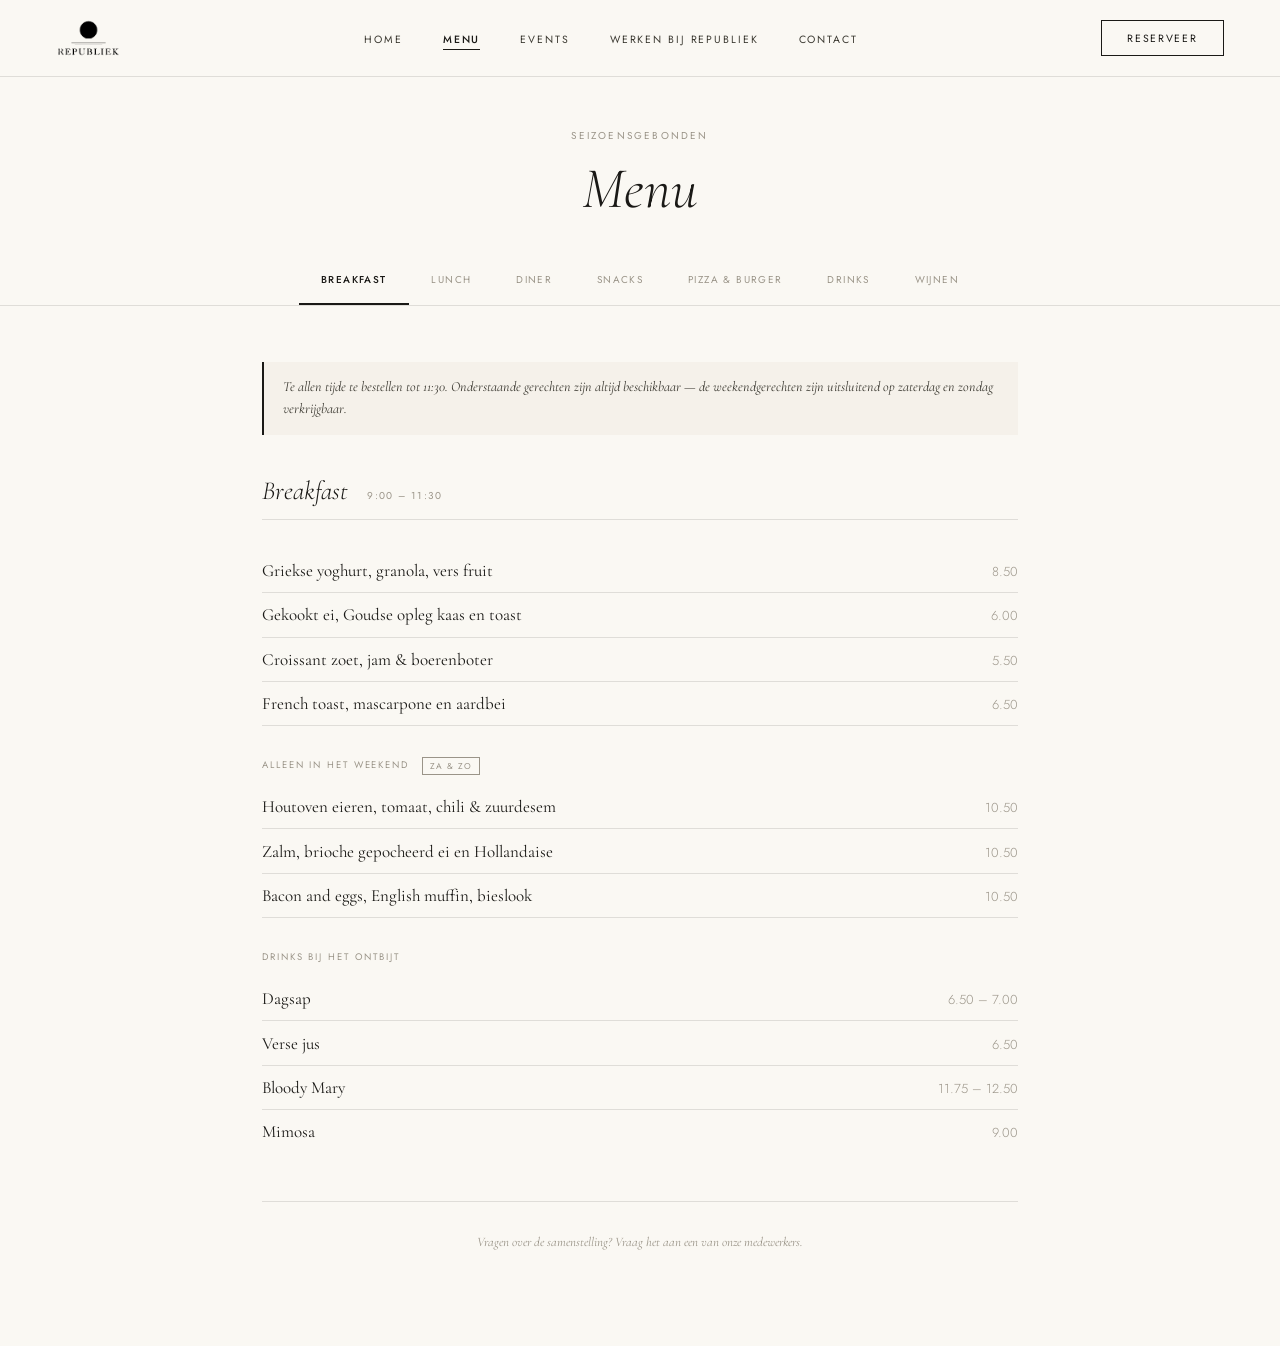
<file: menu.html>
<!DOCTYPE html>
<html lang="nl">
<head>
  <meta charset="UTF-8">
  <meta name="viewport" content="width=device-width, initial-scale=1.0">
  <title>Menu | Republiek Bloemendaal</title>
  <link href="https://fonts.googleapis.com/css2?family=Cormorant+Garamond:ital,wght@0,300;0,400;0,500;1,300;1,400;1,500&family=Jost:wght@300;400;500&display=swap" rel="stylesheet">
  <link rel="stylesheet" href="shared.css">
  <link rel="stylesheet" href="menu.css">
</head>
<body>

<nav id="main-nav">
  <a href="index.html" class="nav-logo">
    <img src="Republiek-Logo.png" alt="Republiek Bloemendaal" class="nav-logo-img">
  </a>
  <ul class="nav-links">
      <li><a href="index.html">Home</a></li>
      <li><a href="menu.html" class="active">Menu</a></li>
      <li><a href="events.html">Events</a></li>
      <li><a href="https://www.republiekbloemendaal.nl/#activate-link-widget" target="_blank" rel="noopener">Werken bij Republiek</a></li>
      <li><a href="contact.html">Contact</a></li>
  </ul>
  <a href="contact.html#reserveer" class="nav-btn">Reserveer</a>
  <button class="nav-hamburger" id="nav-hamburger" type="button" aria-label="Menu">
    <span></span><span></span><span></span>
  </button>
</nav>

<div id="mob-overlay" style="display:none;position:fixed;inset:0;background:var(--cream);z-index:500;flex-direction:column;align-items:center;justify-content:center;gap:2.5rem;">
  <button id="mob-close" type="button" style="position:absolute;top:1.5rem;right:1.5rem;font-size:22px;background:none;border:none;cursor:pointer;color:var(--ink);padding:8px;line-height:1;">&#x2715;</button>
  <a href="index.html" style="color:var(--ink);font-family:Jost,sans-serif;font-size:18px;letter-spacing:0.2em;text-transform:uppercase;text-decoration:none;">Home</a>
  <a href="menu.html" style="color:var(--ink);font-family:Jost,sans-serif;font-size:18px;letter-spacing:0.2em;text-transform:uppercase;text-decoration:none;border-bottom:1px solid var(--ink);padding-bottom:3px;">Menu</a>
  <a href="events.html" style="color:var(--ink);font-family:Jost,sans-serif;font-size:18px;letter-spacing:0.2em;text-transform:uppercase;text-decoration:none;">Events</a>
  <a href="https://www.republiekbloemendaal.nl/#activate-link-widget" style="color:var(--ink);font-family:Jost,sans-serif;font-size:18px;letter-spacing:0.2em;text-transform:uppercase;text-decoration:none;" target="_blank" rel="noopener">Werken bij Republiek</a>
  <a href="contact.html" style="color:var(--ink);font-family:Jost,sans-serif;font-size:18px;letter-spacing:0.2em;text-transform:uppercase;text-decoration:none;">Contact</a>
</div>

<div class="page-header">
  <div class="page-label">Seizoensgebonden</div>
  <div class="page-title">Menu</div>
</div>

<div class="tab-bar">
  <button class="tab-btn active" onclick="showTab('breakfast', this)">Breakfast</button>
  <button class="tab-btn" onclick="showTab('lunch', this)">Lunch</button>
  <button class="tab-btn" onclick="showTab('diner', this)">Diner</button>
  <button class="tab-btn" onclick="showTab('snacks', this)">Snacks</button>
  <button class="tab-btn" onclick="showTab('pizza', this)">Pizza &amp; Burger</button>
  <button class="tab-btn" onclick="showTab('drinks', this)">Drinks</button>
  <button class="tab-btn" onclick="showTab('wijnen', this)">Wijnen</button>
</div>

<div class="menu-panels">

  <!-- ── BREAKFAST ── -->
  <div class="panel active" id="panel-breakfast">
    <div class="notice">Te allen tijde te bestellen tot 11:30. Onderstaande gerechten zijn altijd beschikbaar — de weekendgerechten zijn uitsluitend op zaterdag en zondag verkrijgbaar.</div>

    <div class="section-head"><h2>Breakfast</h2><span class="time">9:00 – 11:30</span></div>
    <div class="menu-row"><div class="dish"><span class="dish-name">Griekse yoghurt, granola, vers fruit</span></div><span class="dish-price">8.50</span></div>
    <div class="menu-row"><div class="dish"><span class="dish-name">Gekookt ei, Goudse opleg kaas en toast</span></div><span class="dish-price">6.00</span></div>
    <div class="menu-row"><div class="dish"><span class="dish-name">Croissant zoet, jam &amp; boerenboter</span></div><span class="dish-price">5.50</span></div>
    <div class="menu-row"><div class="dish"><span class="dish-name">French toast, mascarpone en aardbei</span></div><span class="dish-price">6.50</span></div>

    <div class="sub-head">Alleen in het weekend <span class="weekend-tag">Za &amp; Zo</span></div>
    <div class="menu-row"><div class="dish"><span class="dish-name">Houtoven eieren, tomaat, chili &amp; zuurdesem</span></div><span class="dish-price">10.50</span></div>
    <div class="menu-row"><div class="dish"><span class="dish-name">Zalm, brioche gepocheerd ei en Hollandaise</span></div><span class="dish-price">10.50</span></div>
    <div class="menu-row"><div class="dish"><span class="dish-name">Bacon and eggs, English muffin, bieslook</span></div><span class="dish-price">10.50</span></div>

    <div class="sub-head">Drinks bij het ontbijt</div>
    <div class="menu-row"><div class="dish"><span class="dish-name">Dagsap</span></div><span class="dish-price">6.50 – 7.00</span></div>
    <div class="menu-row"><div class="dish"><span class="dish-name">Verse jus</span></div><span class="dish-price">6.50</span></div>
    <div class="menu-row"><div class="dish"><span class="dish-name">Bloody Mary</span></div><span class="dish-price">11.75 – 12.50</span></div>
    <div class="menu-row"><div class="dish"><span class="dish-name">Mimosa</span></div><span class="dish-price">9.00</span></div>

    <p class="menu-note">Vragen over de samenstelling? Vraag het aan een van onze medewerkers.</p>
  </div>

  <!-- ── LUNCH ── -->
  <div class="panel" id="panel-lunch">
    <div class="notice">Beschikbaar van 12:00 tot 15:00 (16:00 in het weekend). To Share gerechten zijn te allen tijde beschikbaar.</div>

    <div class="section-head"><h2>To Share</h2><span class="time">12:00 – sluit</span></div>
    <div class="menu-row"><div class="dish"><span class="dish-name">Olijven, bella Cerignola, itrana</span></div><span class="dish-price">6.00</span></div>
    <div class="menu-row"><div class="dish"><span class="dish-name">Bawykov zalm, venkel en mierikswortel</span></div><span class="dish-price">16.50</span></div>
    <div class="menu-row"><div class="dish"><span class="dish-name">Paleta Iberica, Spaanse schouderham, toast</span></div><span class="dish-price">18.50</span></div>
    <div class="menu-row"><div class="dish"><span class="dish-name">Speciale nr. 3 oesters, mignonette, 3 stuks</span></div><span class="dish-price">14.50 – 15.75</span></div>
    <div class="menu-row"><div class="dish"><span class="dish-name">Zuurdesem bol, gerookte aioli</span></div><span class="dish-price">8.75</span></div>
    <div class="menu-row"><div class="dish"><span class="dish-name">Pimientos de Padron</span></div><span class="dish-price">10.50</span></div>

    <div class="section-head"><h2>Lunch</h2><span class="time">12:00 – 15:00</span></div>
    <div class="menu-row"><div class="dish"><span class="dish-name">Uiensoep, houtoven, Gruyere en zuurdesem</span></div><span class="dish-price">11.50</span></div>
    <div class="menu-row"><div class="dish"><span class="dish-name">Linzen en knolselderij soep, flatbread, chili olie</span></div><span class="dish-price">11.50</span></div>
    <div class="menu-row"><div class="dish"><span class="dish-name">Makreel, gerookt, spicy appel en peterselie</span></div><span class="dish-price">13.50</span></div>
    <div class="menu-row"><div class="dish"><span class="dish-name">Caesar, Parmezaan, ansjovis en boerderij kip</span></div><span class="dish-price">15.50</span></div>
    <div class="menu-row"><div class="dish"><span class="dish-name">Toast, radicchio, burrata en ingelegde peer</span></div><span class="dish-price">14.50</span></div>
    <div class="menu-row"><div class="dish"><span class="dish-name">Geitenkaas uit de houtoven, vijgen, venkel</span></div><span class="dish-price">14.50</span></div>
    <div class="menu-row"><div class="dish"><span class="dish-name">Smash burger, cheddar en coleslaw<span class="dish-desc">ook vega</span></span></div><span class="dish-price">19.50</span></div>
    <div class="menu-row"><div class="dish"><span class="dish-name">Confit de canard, geroosterde biet en linzen</span></div><span class="dish-price">19.50</span></div>

    <div class="sub-head">Sides</div>
    <div class="menu-row"><div class="dish"><span class="dish-name">Spruiten, ancho olie en tallegio</span></div><span class="dish-price">8.50</span></div>
    <div class="menu-row"><div class="dish"><span class="dish-name">Pommes Anna</span></div><span class="dish-price">8.50</span></div>
    <div class="menu-row"><div class="dish"><span class="dish-name">Spitskool, Kimchi dressing</span></div><span class="dish-price">8.50</span></div>
    <div class="menu-row"><div class="dish"><span class="dish-name">Prei, room en witte wijn</span></div><span class="dish-price">8.50</span></div>
    <div class="menu-row"><div class="dish"><span class="dish-name">Friet, Friethoes</span></div><span class="dish-price">5.50</span></div>

    <div class="sub-head">Dessert</div>
    <div class="menu-row"><div class="dish"><span class="dish-name">Brownie, chocolade ijs</span></div><span class="dish-price">8.50</span></div>
    <div class="menu-row"><div class="dish"><span class="dish-name">Crème brulee, vanille</span></div><span class="dish-price">9.50</span></div>

    <p class="menu-note">Vragen over de samenstelling? Vraag het aan een van onze medewerkers.</p>
  </div>

  <!-- ── DINER ── -->
  <div class="panel" id="panel-diner">
    <div class="notice">Beschikbaar van 17:00 – 19:30 (18:00 – 20:00 in het weekend). Shared gerechten zijn in het weekend ook al beschikbaar vanaf 12:00.</div>

    <div class="section-head"><h2>Voor</h2></div>
    <div class="menu-row"><div class="dish"><span class="dish-name">Stracciatella, tardiva, pickled pear, altamura</span></div><span class="dish-price">14.50</span></div>
    <div class="menu-row"><div class="dish"><span class="dish-name">Bisque, krab en kreeft, crabtoast</span></div><span class="dish-price">17.50</span></div>
    <div class="menu-row"><div class="dish"><span class="dish-name">Mosselen XO sauce, chili en creme fraiche</span></div><span class="dish-price">17.50</span></div>
    <div class="menu-row"><div class="dish"><span class="dish-name">Blackened tartaar, shitake en sumo miso</span></div><span class="dish-price">14.50</span></div>
    <div class="menu-row"><div class="dish"><span class="dish-name">Maitake gebakken, toast, oude kaas en peterselie</span></div><span class="dish-price">14.50</span></div>
    <div class="menu-row"><div class="dish"><span class="dish-name">Uiensoep, houtoven, Gruyere en zuurdesem</span></div><span class="dish-price">11.50</span></div>

    <div class="section-head"><h2>Hoofd</h2></div>
    <div class="menu-row"><div class="dish"><span class="dish-name">Simmertaler steak, 6 wkn DA, merg</span></div><span class="dish-price">29.50</span></div>
    <div class="menu-row"><div class="dish"><span class="dish-name">Kabeljauw, grijze garnalen &amp; coco Paimpol</span></div><span class="dish-price">24.50</span></div>
    <div class="menu-row"><div class="dish"><span class="dish-name">Parelgort, knolselderij en cavolo nero</span></div><span class="dish-price">22.50</span></div>
    <div class="menu-row"><div class="dish"><span class="dish-name">Boeuf Bourguignon, klassiek, houtoven</span></div><span class="dish-price">24.50</span></div>

    <div class="section-head"><h2>Shared</h2><span class="time">In het weekend ook vanaf 12:00</span></div>
    <div class="menu-row"><div class="dish"><span class="dish-name">Cote de boeuf, 700 gr, 6 wkn DA, sides</span></div><span class="dish-price">95.00</span></div>
    <div class="menu-row"><div class="dish"><span class="dish-name">Tarbot, op hout gegrild, blitz en sides</span></div><span class="dish-price">85.00</span></div>
    <div class="menu-row"><div class="dish"><span class="dish-name">Poulet roti, citroen en tijm<span class="dish-desc">1 persoon / 2 personen</span></span></div><span class="dish-price">27.50 / 55.00</span></div>

    <div class="section-head"><h2>Dessert</h2></div>
    <div class="menu-row"><div class="dish"><span class="dish-name">Gateau au chocolat, rozenbottel, crème fraîche</span></div><span class="dish-price">10.50</span></div>
    <div class="menu-row"><div class="dish"><span class="dish-name">Crème brulee, vanille</span></div><span class="dish-price">9.50</span></div>
    <div class="menu-row"><div class="dish"><span class="dish-name">Tarte tatin (2 pers), witte choco/koffie ijs</span></div><span class="dish-price">15.50</span></div>
    <div class="menu-row"><div class="dish"><span class="dish-name">Kazen, vraag de bediening</span></div><span class="dish-price">15.50</span></div>

    <p class="menu-note">Vragen over de samenstelling? Vraag het aan een van onze medewerkers.</p>
  </div>

  <!-- ── SNACKS ── -->
  <div class="panel" id="panel-snacks">
    <div class="notice">Snacks zijn beschikbaar vanaf 12:00.</div>

    <div class="section-head"><h2>Snacks</h2></div>
    <div class="menu-row"><div class="dish"><span class="dish-name">Paleta Iberica, Spaanse schouderham, toast</span></div><span class="dish-price">18.50</span></div>
    <div class="menu-row"><div class="dish"><span class="dish-name">Pimientos de Padron</span></div><span class="dish-price">10.50</span></div>
    <div class="menu-row"><div class="dish"><span class="dish-name">Speciale nr. 3 oesters, mignonette, 3 stuks</span></div><span class="dish-price">14.50</span></div>
    <div class="menu-row"><div class="dish"><span class="dish-name">Bawykov zalm, venkel en mierikswortel</span></div><span class="dish-price">16.50</span></div>
    <div class="menu-row"><div class="dish"><span class="dish-name">Zuurdesem, aioli, daslook</span></div><span class="dish-price">8.75</span></div>
    <div class="menu-row"><div class="dish"><span class="dish-name">Olijven, bella Cerignola, itrana</span></div><span class="dish-price">6.00</span></div>
    <div class="menu-row"><div class="dish"><span class="dish-name">Kalfsbitterballen, Dijonmosterd, 6 stuks</span></div><span class="dish-price">8.50</span></div>
    <div class="menu-row"><div class="dish"><span class="dish-name">Chicken crunchy, chilisaus, 6 stuks</span></div><span class="dish-price">8.50</span></div>
    <div class="menu-row"><div class="dish"><span class="dish-name">Kaaskroketjes, Harissa mayonaise, 6 stuks</span></div><span class="dish-price">8.50</span></div>

    <p class="menu-note">Vragen over de samenstelling? Vraag het aan een van onze medewerkers.</p>
  </div>

  <!-- ── PIZZA & BURGER ── -->
  <div class="panel" id="panel-pizza">
    <div class="notice">Pizza's kunnen apart komen van overige gerechten. Dagelijks beschikbaar vanaf 16:00.</div>

    <div class="section-head"><h2>Burger</h2></div>
    <div class="menu-row"><div class="dish"><span class="dish-name">Smash burger, double patty, cheddar en coleslaw<span class="dish-desc">ook vega</span></span></div><span class="dish-price">19.50</span></div>

    <div class="section-head"><h2>Pizza</h2></div>
    <div class="menu-row"><div class="dish"><span class="dish-name">Margherita (v)<span class="dish-desc">Buffelmozzarella, basilicum, tomaat — Parmezaan +2.00</span></span></div><span class="dish-price">14.00</span></div>
    <div class="menu-row"><div class="dish"><span class="dish-name">Calabrese / Gorgonzola<span class="dish-desc">Buffelmozzarella, pikante salami, tomaat, gorgonzola</span></span></div><span class="dish-price">15.50</span></div>
    <div class="menu-row"><div class="dish"><span class="dish-name">Prosciutto<span class="dish-desc">Buffelmozzarella, San Daniele, tomaat</span></span></div><span class="dish-price">16.00</span></div>
    <div class="menu-row"><div class="dish"><span class="dish-name">Alici<span class="dish-desc">Buffelmozzarella, ansjovis, tomaat</span></span></div><span class="dish-price">15.50</span></div>
    <div class="menu-row"><div class="dish"><span class="dish-name">Pizza tartufo<span class="dish-desc">Provolone &amp; truffelmascarpone</span></span></div><span class="dish-price">16.00</span></div>
    <div class="menu-row"><div class="dish"><span class="dish-name">Pizza Special</span></div><span class="dish-price">15.50</span></div>

    <p class="menu-note">Vragen over de samenstelling? Vraag het aan een van onze medewerkers.</p>
  </div>

  <!-- ── DRINKS ── -->
  <div class="panel" id="panel-drinks">
    <div class="section-head"><h2>Koffie &amp; Thee</h2></div>
    <div class="menu-row"><div class="dish"><span class="dish-name">Koffie</span></div><span class="dish-price">4.00</span></div>
    <div class="menu-row"><div class="dish"><span class="dish-name">Cappuccino</span></div><span class="dish-price">4.20</span></div>
    <div class="menu-row"><div class="dish"><span class="dish-name">Koffie verkeerd</span></div><span class="dish-price">4.50</span></div>
    <div class="menu-row"><div class="dish"><span class="dish-name">Espresso</span></div><span class="dish-price">3.80</span></div>
    <div class="menu-row"><div class="dish"><span class="dish-name">Dubbele espresso</span></div><span class="dish-price">5.60</span></div>
    <div class="menu-row"><div class="dish"><span class="dish-name">Latte macchiato</span></div><span class="dish-price">4.60</span></div>
    <div class="menu-row"><div class="dish"><span class="dish-name">Flat white</span></div><span class="dish-price">6.00</span></div>
    <div class="menu-row"><div class="dish"><span class="dish-name">Chai latte</span></div><span class="dish-price">5.00</span></div>
    <div class="menu-row"><div class="dish"><span class="dish-name">Iced koffie / Iced latte</span></div><span class="dish-price">5.00 / 6.00</span></div>
    <div class="menu-row"><div class="dish"><span class="dish-name">Thee / Verse munt / Verse gember</span></div><span class="dish-price">4.00 / 4.50 / 4.50</span></div>
    <div class="menu-row"><div class="dish"><span class="dish-name">Warme Chocomel</span></div><span class="dish-price">5.00</span></div>
    <div class="menu-row"><div class="dish"><span class="dish-name">Babyccino</span></div><span class="dish-price">2.50</span></div>
    <div class="menu-row"><div class="dish"><span class="dish-name">Extras<span class="dish-desc">Slagroom +1.50 · Havermelk +0.50 · Decafé +0.25 · Extra shot +1.80</span></span></div><span class="dish-price"></span></div>

    <div class="sub-head">Speciale koffies &amp; gebak</div>
    <div class="menu-row"><div class="dish"><span class="dish-name">Koffie met likeur<span class="dish-desc">naar keuze met slagroom</span></span></div><span class="dish-price">10.50</span></div>
    <div class="menu-row"><div class="dish"><span class="dish-name">Appeltaart / Carrot cake<span class="dish-desc">Slagroom +1.50</span></span></div><span class="dish-price">6.50</span></div>

    <div class="section-head"><h2>Sapjes &amp; Frisdranken</h2></div>
    <div class="menu-row"><div class="dish"><span class="dish-name">Verse jus klein / groot</span></div><span class="dish-price">5.00 / 6.50</span></div>
    <div class="menu-row"><div class="dish"><span class="dish-name">Juice Brothers organic cold pressed</span></div><span class="dish-price">7.00</span></div>
    <div class="menu-row"><div class="dish"><span class="dish-name">Fever Tree (Ginger Beer, Tonic, Ginger Ale, etc.)</span></div><span class="dish-price">4.70</span></div>
    <div class="menu-row"><div class="dish"><span class="dish-name">Coca-Cola / Coca-Cola Zero</span></div><span class="dish-price">3.80</span></div>
    <div class="menu-row"><div class="dish"><span class="dish-name">Fanta / Sprite</span></div><span class="dish-price">3.80</span></div>
    <div class="menu-row"><div class="dish"><span class="dish-name">Kombucha</span></div><span class="dish-price">5.50</span></div>
    <div class="menu-row"><div class="dish"><span class="dish-name">Luxe limonade / Kids limonade</span></div><span class="dish-price">4.50 / 2.75</span></div>
    <div class="menu-row"><div class="dish"><span class="dish-name">Marie-Stella-Maris klein / groot</span></div><span class="dish-price">3.75 / 7.00</span></div>

    <div class="section-head"><h2>Bieren</h2></div>
    <div class="menu-row"><div class="dish"><span class="dish-name">Heineken fluitje / vaasje van de tap</span></div><span class="dish-price">3.75 / 4.50</span></div>
    <div class="menu-row"><div class="dish"><span class="dish-name">Heineken fles</span></div><span class="dish-price">5.50</span></div>
    <div class="menu-row"><div class="dish"><span class="dish-name">Sol / Desperados</span></div><span class="dish-price">6.50</span></div>
    <div class="menu-row"><div class="dish"><span class="dish-name">IJwit van Brouwerij 't IJ</span></div><span class="dish-price">6.50</span></div>
    <div class="menu-row"><div class="dish"><span class="dish-name">Affligem blond van de tap</span></div><span class="dish-price">5.50</span></div>
    <div class="menu-row"><div class="dish"><span class="dish-name">Brand Weizen / Brand IPA</span></div><span class="dish-price">5.50</span></div>
    <div class="sub-head">Bieren 0.0</div>
    <div class="menu-row"><div class="dish"><span class="dish-name">Lowlander Mango IPA 0.0</span></div><span class="dish-price">6.00</span></div>
    <div class="menu-row"><div class="dish"><span class="dish-name">Vrijwit Brouwerij 't IJ 0.0</span></div><span class="dish-price">6.00</span></div>
    <div class="menu-row"><div class="dish"><span class="dish-name">Heineken 0.0 / Brand Weizen 0.0</span></div><span class="dish-price">5.00</span></div>

    <div class="section-head"><h2>Cocktails</h2></div>
    <div class="menu-row"><div class="dish"><span class="dish-name">Aperol Spritz<span class="dish-desc">Aperol, prosecco, bruiswater, sinaasappel</span></span></div><span class="dish-price">11.50</span></div>
    <div class="menu-row"><div class="dish"><span class="dish-name">Moscow Mule<span class="dish-desc">Ketel One vodka, Fever Tree ginger beer, limoen</span></span></div><span class="dish-price">12.50</span></div>
    <div class="menu-row"><div class="dish"><span class="dish-name">Pornstar Martini<span class="dish-desc">Vodka, passievrucht, vanille siroop</span></span></div><span class="dish-price">13.00</span></div>
    <div class="menu-row"><div class="dish"><span class="dish-name">Espresso Martini<span class="dish-desc">Vodka, Kahlua, espresso</span></span></div><span class="dish-price">13.00</span></div>
    <div class="menu-row"><div class="dish"><span class="dish-name">Bloody Mary<span class="dish-desc">Ketel One vodka, Big Tom, citroen</span></span></div><span class="dish-price">12.50</span></div>
    <div class="menu-row"><div class="dish"><span class="dish-name">Mimosa<span class="dish-desc">Jus d'orange, prosecco (eventueel 0.0)</span></span></div><span class="dish-price">9.50</span></div>
    <div class="menu-row"><div class="dish"><span class="dish-name">Sour of your choice<span class="dish-desc">Citroen, suiker, Angostura bitter, foam — met Amaretto, Rum of Whiskey</span></span></div><span class="dish-price">12.50</span></div>

    <div class="sub-head">Republiek's Favorites</div>
    <div class="menu-row"><div class="dish"><span class="dish-name">Paloma<span class="dish-desc">Don Julio Tequila Blanco, grapefruit, limoen, agave, soda — Smoked met Mezcal +1.50</span></span></div><span class="dish-price">13.00</span></div>
    <div class="menu-row"><div class="dish"><span class="dish-name">Negroni<span class="dish-desc">Gin, Campari, Vermouth, sinaasappel</span></span></div><span class="dish-price">13.50</span></div>
    <div class="menu-row"><div class="dish"><span class="dish-name">Salty Margarita<span class="dish-desc">Tequila, Cointreau, limoen</span></span></div><span class="dish-price">12.50</span></div>
    <div class="menu-row"><div class="dish"><span class="dish-name">Flor &amp; Stormy<span class="dish-desc">Flor de Caña 12Y, Fever Tree ginger beer, limoen, munt</span></span></div><span class="dish-price">14.00</span></div>
    <div class="menu-row"><div class="dish"><span class="dish-name">Cuba Libre<span class="dish-desc">Flor de Caña 12Y, Coca-Cola, limoen</span></span></div><span class="dish-price">12.50</span></div>

    <div class="sub-head">Gin Tonic's</div>
    <div class="menu-row"><div class="dish"><span class="dish-name">Tanqueray</span></div><span class="dish-price">12.50</span></div>
    <div class="menu-row"><div class="dish"><span class="dish-name">Hendricks</span></div><span class="dish-price">13.50</span></div>
    <div class="menu-row"><div class="dish"><span class="dish-name">Bobby's</span></div><span class="dish-price">14.50</span></div>
    <div class="menu-row"><div class="dish"><span class="dish-name">Gin Mare</span></div><span class="dish-price">14.50</span></div>
    <div class="menu-row"><div class="dish"><span class="dish-name">Monkey 47</span></div><span class="dish-price">15.00</span></div>

    <div class="sub-head">Virgin Cocktails</div>
    <div class="menu-row"><div class="dish"><span class="dish-name">Seedlip<span class="dish-desc">Seedlip non-alcoholic spirit, ginger ale, munt, gember</span></span></div><span class="dish-price">11.50</span></div>
    <div class="menu-row"><div class="dish"><span class="dish-name">No Dark &amp; Stormy<span class="dish-desc">0.0 rum, Fever Tree ginger beer, limoen</span></span></div><span class="dish-price">12.50</span></div>
    <div class="menu-row"><div class="dish"><span class="dish-name">G&amp;T 0.0<span class="dish-desc">Tanqueray 0.0, Fever Tree Indian tonic, limoen</span></span></div><span class="dish-price">10.50</span></div>
    <div class="menu-row"><div class="dish"><span class="dish-name">Virgin Pornstar Martini</span></div><span class="dish-price">11.50</span></div>
    <div class="menu-row"><div class="dish"><span class="dish-name">Cava 0.0</span></div><span class="dish-price">7.50</span></div>

    <p class="menu-note">Vraag naar onze likeurenkaart voor een uitgebreider aanbod.</p>
  </div>

  <!-- ── WIJNEN ── -->
  <div class="panel" id="panel-wijnen">
    <div class="section-head"><h2>Wijn per glas</h2></div>

    <div class="sub-head">Mousserend</div>
    <div class="menu-row"><div class="dish"><span class="dish-name">Prosecco Belstar, Italië</span></div><span class="dish-price">9.00 / 45.00</span></div>
    <div class="menu-row"><div class="dish"><span class="dish-name">Cava Reserva Brut Nature Parés Baltà, Spanje</span></div><span class="dish-price">11.00 / 55.00</span></div>

    <div class="sub-head">Rosé</div>
    <div class="menu-row"><div class="dish"><span class="dish-name">Saint Félix 2024, Pays de l'Hérault, Frankrijk</span></div><span class="dish-price">6.00 / 30.00</span></div>
    <div class="menu-row"><div class="dish"><span class="dish-name">Luberon Rosé 2024, Famille Perrin, Frankrijk</span></div><span class="dish-price">7.00 / 35.00</span></div>
    <div class="menu-row"><div class="dish"><span class="dish-name">Côtes de Provence Fleur de l'Amaurigue 2024</span></div><span class="dish-price">8.50 / 42.00</span></div>
    <div class="menu-row"><div class="dish"><span class="dish-name">Aix-en-Provence Barbebelle Rosé 2024</span></div><span class="dish-price">9.00 / 45.00</span></div>

    <div class="sub-head">Wit</div>
    <div class="menu-row"><div class="dish"><span class="dish-name">Rueda 'Caballero de Olmedo' 2024, Spanje</span></div><span class="dish-price">6.50 / 32.00</span></div>
    <div class="menu-row"><div class="dish"><span class="dish-name">Pinot Grigio 'Tavo' 2024, Veneto, Italië</span></div><span class="dish-price">7.50 / 37.00</span></div>
    <div class="menu-row"><div class="dish"><span class="dish-name">Viognier 2023 Corette, Pays d'Oc, Frankrijk</span></div><span class="dish-price">8.00 / 40.00</span></div>
    <div class="menu-row"><div class="dish"><span class="dish-name">Grüner Veltliner Reserve 'Joe' 2023, Oostenrijk</span></div><span class="dish-price">9.00 / 45.00</span></div>
    <div class="menu-row"><div class="dish"><span class="dish-name">Chardonnay '234' 2024 Bodegas Enate, Spanje</span></div><span class="dish-price">9.50 / 47.00</span></div>

    <div class="sub-head">Rood</div>
    <div class="menu-row"><div class="dish"><span class="dish-name">Vigneti delle Dolomiti Merlot 2023, Italië</span></div><span class="dish-price">6.00 / 30.00</span></div>
    <div class="menu-row"><div class="dish"><span class="dish-name">Syrah 'La Petite' 2024, Frankrijk</span></div><span class="dish-price">7.00 / 35.00</span></div>
    <div class="menu-row"><div class="dish"><span class="dish-name">Montepulciano d'Abruzzo 'Terrana' 2024, Italië</span></div><span class="dish-price">8.00 / 40.00</span></div>
    <div class="menu-row"><div class="dish"><span class="dish-name">Pinot Noir 2023 Villa Wolf, Pfalz, Duitsland</span></div><span class="dish-price">8.50 / 42.00</span></div>
    <div class="menu-row"><div class="dish"><span class="dish-name">Rioja Reserva 'Viña Alberdi' 2020, La Rioja Alta</span></div><span class="dish-price">11.00 / 55.00</span></div>

    <div class="sub-head">Alcoholvrij</div>
    <div class="menu-row"><div class="dish"><span class="dish-name">Mosel Riesling Alkoholfrei 0.0% 2023, Wit</span></div><span class="dish-price">7.50 / 37.00</span></div>
    <div class="menu-row"><div class="dish"><span class="dish-name">Petit Bellot Rose, Frederic Bellot, Rosé</span></div><span class="dish-price">7.00 / 35.00</span></div>

    <div class="section-head"><h2>Champagnes</h2></div>
    <div class="menu-row"><div class="dish"><span class="dish-name">Champagne Brut Grand Cru 'Conversation', J.L. Vergnon</span></div><span class="dish-price">98.00</span></div>
    <div class="menu-row"><div class="dish"><span class="dish-name">Champagne Blanc de Blancs 'Baronette', Thierry Houry</span></div><span class="dish-price">120.00</span></div>
    <div class="menu-row"><div class="dish"><span class="dish-name">Champagne Extra-Brut 'Première Cuvée', Bruno Paillard</span></div><span class="dish-price">120.00</span></div>
    <div class="menu-row"><div class="dish"><span class="dish-name">Champagne Billecart Salmon 'Le Réserve'</span></div><span class="dish-price">120.00</span></div>
    <div class="menu-row"><div class="dish"><span class="dish-name">Champagne Billecart Salmon 'Le Rosé'</span></div><span class="dish-price">175.00</span></div>

    <div class="section-head"><h2>Natuurwijn</h2></div>
    <div class="menu-row"><div class="dish"><span class="dish-name">Indocilis Rosato 2020, Podere Pradarolo<span class="dish-desc">Emilia-Romagna, Barbera, Mousserend Rosé</span></span></div><span class="dish-price">45.00</span></div>
    <div class="menu-row"><div class="dish"><span class="dish-name">Little Fluffy Clouds 2024, Fruita Analogica<span class="dish-desc">Catalonië, Macabeu, Muscat, Wit</span></span></div><span class="dish-price">46.00</span></div>
    <div class="menu-row"><div class="dish"><span class="dish-name">Weisser Mulatschak 2024, Meinklang<span class="dish-desc">Burgenland, Traminer, Pinot Gris, Welschriesling, Oranje</span></span></div><span class="dish-price">41.00</span></div>
    <div class="menu-row"><div class="dish"><span class="dish-name">Cuvée Marguerite 2024, Matassa<span class="dish-desc">Roussillon, Muscat, Oranje</span></span></div><span class="dish-price">68.00</span></div>
    <div class="menu-row"><div class="dish"><span class="dish-name">Roter Mulatschak 2023, Meinklang<span class="dish-desc">Burgenland, Zweigelt, St. Laurent, Rood</span></span></div><span class="dish-price">42.00</span></div>
    <div class="menu-row"><div class="dish"><span class="dish-name">Olla Rouge 2023, Matassa<span class="dish-desc">Roussillon, Grenache, Macabeu, Rood</span></span></div><span class="dish-price">59.00</span></div>

    <div class="section-head" style="margin-top:3rem;"><h2>Wit</h2></div>

    <div class="sub-head">Frankrijk — Loire</div>
    <div class="menu-row"><div class="dish"><span class="dish-name">Sauvignon Blanc Touraine 'Le Petiot' 2024, Vincent Ricard</span></div><span class="dish-price">48.00</span></div>
    <div class="menu-row"><div class="dish"><span class="dish-name">Muscadet 'Sèvre et Maine sur Lie' 2023, Domaine Fay d'Homme</span></div><span class="dish-price">50.00</span></div>
    <div class="menu-row"><div class="dish"><span class="dish-name">Pouilly Fumé 2024, Sébastien Treuillet</span></div><span class="dish-price">58.00</span></div>
    <div class="menu-row"><div class="dish"><span class="dish-name">Sancerre 'Perrier La Chapelle' 2024, Bailly Réverdy</span></div><span class="dish-price">69.00</span></div>
    <div class="menu-row"><div class="dish"><span class="dish-name">Sancerre 'Chavignol' 2023, Gérard Boulay</span></div><span class="dish-price">80.00</span></div>
    <div class="menu-row"><div class="dish"><span class="dish-name">Saumur Blanc 'Yvonne' 2021, Château Yvonne</span></div><span class="dish-price">88.00</span></div>

    <div class="sub-head">Frankrijk — Chablis</div>
    <div class="menu-row"><div class="dish"><span class="dish-name">Chablis 'La Côte d'Or' 2023, Yannick Cadiou</span></div><span class="dish-price">75.00</span></div>
    <div class="menu-row"><div class="dish"><span class="dish-name">Chablis Vieilles Vignes 2023, Domaine Defaix</span></div><span class="dish-price">78.00</span></div>
    <div class="menu-row"><div class="dish"><span class="dish-name">Chablis 1er Cru 'Fourchaume' 2023, Domaine Defaix</span></div><span class="dish-price">90.00</span></div>

    <div class="sub-head">Frankrijk — Bourgogne Côte d'Or</div>
    <div class="menu-row"><div class="dish"><span class="dish-name">Bourgogne Chardonnay Cuvée Flavie 2022, Domaine Amiot</span></div><span class="dish-price">70.00</span></div>
    <div class="menu-row"><div class="dish"><span class="dish-name">Marsannay Blanc 'Le Clos Monopole' 2022, René Bouvier</span></div><span class="dish-price">98.00</span></div>
    <div class="menu-row"><div class="dish"><span class="dish-name">Monthelie 'Les Duresses' 2021, Xavier Monnot</span></div><span class="dish-price">110.00</span></div>
    <div class="menu-row"><div class="dish"><span class="dish-name">Chassagne Montrachet 1er Cru 'Macherelles' 2022, Dom. Amiot</span></div><span class="dish-price">145.00</span></div>
    <div class="menu-row"><div class="dish"><span class="dish-name">Meursault 2022, Jean Philippe Fichet</span></div><span class="dish-price">148.00</span></div>
    <div class="menu-row"><div class="dish"><span class="dish-name">Meursault 'Les Chevalières' 2021, Xavier Monnot</span></div><span class="dish-price">165.00</span></div>

    <div class="sub-head">Frankrijk — Bourgogne Côte Challonnaise</div>
    <div class="menu-row"><div class="dish"><span class="dish-name">Rully 1er Cru 'Rabourcé' 2023, Domaine Jaeger Defaix</span></div><span class="dish-price">85.00</span></div>
    <div class="menu-row"><div class="dish"><span class="dish-name">Givry Blanc 'Teppe de Chenèves' 2023, Francois Lumpp</span></div><span class="dish-price">92.00</span></div>

    <div class="sub-head">Frankrijk — Bourgogne Mâconnais</div>
    <div class="menu-row"><div class="dish"><span class="dish-name">Macon Lugny 'Les Genièvres' 2023, Cave Talmard</span></div><span class="dish-price">56.00</span></div>
    <div class="menu-row"><div class="dish"><span class="dish-name">Saint Véran 2023, Chateau Fuisse</span></div><span class="dish-price">75.00</span></div>
    <div class="menu-row"><div class="dish"><span class="dish-name">Pouilly-Fuissé 2021, Château du Clos</span></div><span class="dish-price">96.00</span></div>

    <div class="sub-head">Frankrijk — Zuid</div>
    <div class="menu-row"><div class="dish"><span class="dish-name">Picpoul de Pinet 2024, Félines Jourdan, Languedoc</span></div><span class="dish-price">45.00</span></div>
    <div class="menu-row"><div class="dish"><span class="dish-name">Vermentino 2023, Anne Gros, Minervois</span></div><span class="dish-price">68.00</span></div>
    <div class="menu-row"><div class="dish"><span class="dish-name">Condrieu 'Les Corbonnes' 2022, Vignoble Boisseyt, Rhône</span></div><span class="dish-price">110.00</span></div>

    <div class="sub-head">Italië</div>
    <div class="menu-row"><div class="dish"><span class="dish-name">Gavi di Gavi 2023, Nicola Bergaglio</span></div><span class="dish-price">48.00</span></div>
    <div class="menu-row"><div class="dish"><span class="dish-name">Verdicchio dei Castelli di Jesi 2023, Andrea Felici</span></div><span class="dish-price">54.00</span></div>
    <div class="menu-row"><div class="dish"><span class="dish-name">Chardonnay 2024, Alois Lageder, Alto Adige</span></div><span class="dish-price">56.00</span></div>
    <div class="menu-row"><div class="dish"><span class="dish-name">Etna Bianco 'Guardoilvento' 2024, Caciorgna Pietro</span></div><span class="dish-price">62.00</span></div>
    <div class="menu-row"><div class="dish"><span class="dish-name">Soave Classico 'Monte Carbonare' 2022, Suavia</span></div><span class="dish-price">65.00</span></div>
    <div class="menu-row"><div class="dish"><span class="dish-name">Pinot Bianco 'Berg' 2022, Colterenzio, Alto Adige</span></div><span class="dish-price">72.00</span></div>

    <div class="sub-head">Spanje</div>
    <div class="menu-row"><div class="dish"><span class="dish-name">Valdeorras 'O Luar do Sil' Godello 2023, Capellanes</span></div><span class="dish-price">54.00</span></div>
    <div class="menu-row"><div class="dish"><span class="dish-name">Albariño 'O Rosal' 2024, Terras Gauda, Rias Baixas</span></div><span class="dish-price">59.00</span></div>
    <div class="menu-row"><div class="dish"><span class="dish-name">Rioja Blanco 2020, Murua</span></div><span class="dish-price">65.00</span></div>
    <div class="menu-row"><div class="dish"><span class="dish-name">Chardonnay 'Barrica' 2022, Bodegas Enate, Somontano</span></div><span class="dish-price">67.00</span></div>

    <div class="sub-head">Duitsland</div>
    <div class="menu-row"><div class="dish"><span class="dish-name">Rheinhessen Riesling 'Red Stone' 2023, Gunderloch</span></div><span class="dish-price">46.00</span></div>
    <div class="menu-row"><div class="dish"><span class="dish-name">Lahrer Weissburgunder Trocken 2022, Wöhrle</span></div><span class="dish-price">53.00</span></div>
    <div class="menu-row"><div class="dish"><span class="dish-name">Oberrotweil Grauburgunder Trocken 2020, Weingut Wagner</span></div><span class="dish-price">64.00</span></div>
    <div class="menu-row"><div class="dish"><span class="dish-name">Rheingau Riesling 1er 'Hochheimer Stielweg AR' 2023, Künstler</span></div><span class="dish-price">78.00</span></div>
    <div class="menu-row"><div class="dish"><span class="dish-name">Lahrer Chardonnay 'Teufelslochgasse' G.G. 2022, Wöhrle</span></div><span class="dish-price">120.00</span></div>
    <div class="menu-row"><div class="dish"><span class="dish-name">Riesling GG 'Felsenberg' 2022, Donnhoff, Nahe</span></div><span class="dish-price">120.00</span></div>

    <div class="sub-head">Oostenrijk</div>
    <div class="menu-row"><div class="dish"><span class="dish-name">Burgenland 'Chardonnay Classic' 2023, PMC</span></div><span class="dish-price">46.00</span></div>
    <div class="menu-row"><div class="dish"><span class="dish-name">Sauvignon Blanc Kitzeck-Sausal 2024, Wohlmuth</span></div><span class="dish-price">53.00</span></div>
    <div class="menu-row"><div class="dish"><span class="dish-name">Grüner Veltliner 'Langenloiser' 2023, Kamptal, Loimer</span></div><span class="dish-price">60.00</span></div>
    <div class="menu-row"><div class="dish"><span class="dish-name">Wachau DAC Grüner Veltliner 'Dürnsteiner' 2022, F.X. Pichler</span></div><span class="dish-price">82.00</span></div>
    <div class="menu-row"><div class="dish"><span class="dish-name">Niederösterreich Chardonnay 2022, Bründlmayer</span></div><span class="dish-price">100.00</span></div>
    <div class="menu-row"><div class="dish"><span class="dish-name">Wachau Grüner Veltliner Vinothekfuellung Smaragd 2021, Knoll</span></div><span class="dish-price">115.00</span></div>

    <div class="section-head" style="margin-top:3rem;"><h2>Rood</h2></div>

    <div class="sub-head">Frankrijk — Loire</div>
    <div class="menu-row"><div class="dish"><span class="dish-name">Chinon Vieilles Vignes 2022, Domaine La Marinière</span></div><span class="dish-price">54.00</span></div>
    <div class="menu-row"><div class="dish"><span class="dish-name">Saumur Champigny 'La Folie' 2023, Château Yvonne</span></div><span class="dish-price">60.00</span></div>

    <div class="sub-head">Frankrijk — Bourgogne</div>
    <div class="menu-row"><div class="dish"><span class="dish-name">Bourgogne Rouge 'Vieilles Vignes' 2023, Domaine Saint Germain</span></div><span class="dish-price">54.00</span></div>
    <div class="menu-row"><div class="dish"><span class="dish-name">Rully 2023, Domaine Jaeger Defaix</span></div><span class="dish-price">70.00</span></div>
    <div class="menu-row"><div class="dish"><span class="dish-name">Marsannay 'Le Finage' 2022, René Bouvier</span></div><span class="dish-price">98.00</span></div>
    <div class="menu-row"><div class="dish"><span class="dish-name">Givry 1er Cru 'A Vigne Rouge' 2023, Francois Lumpp</span></div><span class="dish-price">120.00</span></div>
    <div class="menu-row"><div class="dish"><span class="dish-name">Volnay Vieilles Vignes 2022, Domaine Joseph Voillot</span></div><span class="dish-price">135.00</span></div>
    <div class="menu-row"><div class="dish"><span class="dish-name">Clos Vougeot Grand Cru 2021, Domaine Henri Rebourseau</span></div><span class="dish-price">365.00</span></div>

    <div class="sub-head">Frankrijk — Beaujolais</div>
    <div class="menu-row"><div class="dish"><span class="dish-name">Fleurie 'Tradition' 2023, Clos de la Roilette</span></div><span class="dish-price">56.00</span></div>
    <div class="menu-row"><div class="dish"><span class="dish-name">Brouilly 2022, Domaine Les Garçons</span></div><span class="dish-price">60.00</span></div>

    <div class="sub-head">Frankrijk — Bordeaux</div>
    <div class="menu-row"><div class="dish"><span class="dish-name">Château La Croix Romane 2022, Lalande Pomerol</span></div><span class="dish-price">65.00</span></div>
    <div class="menu-row"><div class="dish"><span class="dish-name">Château Larrieu Terrefort 2020, Margaux</span></div><span class="dish-price">95.00</span></div>
    <div class="menu-row"><div class="dish"><span class="dish-name">Saint-Estèphe 2016, Les Pagodes de Cos</span></div><span class="dish-price">125.00</span></div>
    <div class="menu-row"><div class="dish"><span class="dish-name">Réserve de la Comtesse 2019, Pauillac</span></div><span class="dish-price">130.00</span></div>

    <div class="sub-head">Frankrijk — Zuid</div>
    <div class="menu-row"><div class="dish"><span class="dish-name">Syrah 'Confluence' 2022, Domaine De Boisseyt</span></div><span class="dish-price">56.00</span></div>
    <div class="menu-row"><div class="dish"><span class="dish-name">Saint-Joseph 'Châtelet' 2022, Domaine Monier Perréol</span></div><span class="dish-price">92.00</span></div>
    <div class="menu-row"><div class="dish"><span class="dish-name">Châteauneuf du Pape 2021, Château de Beaucastel</span></div><span class="dish-price">190.00</span></div>

    <div class="sub-head">Italië</div>
    <div class="menu-row"><div class="dish"><span class="dish-name">Barbera d'Asti 'Zucchetto' 2022, La Morandina</span></div><span class="dish-price">50.00</span></div>
    <div class="menu-row"><div class="dish"><span class="dish-name">Pinot Nero 2023, Colterenzio, Alto Adige</span></div><span class="dish-price">56.00</span></div>
    <div class="menu-row"><div class="dish"><span class="dish-name">Etna Rosso 'Guardoilvento' 2022, Caciorgna Pietro</span></div><span class="dish-price">64.00</span></div>
    <div class="menu-row"><div class="dish"><span class="dish-name">Valpolicella Ripasso 'Campi Magri' 2020, Corte Sant'Alda</span></div><span class="dish-price">84.00</span></div>
    <div class="menu-row"><div class="dish"><span class="dish-name">Brunello di Montalcino 2019, La Serena</span></div><span class="dish-price">95.00</span></div>
    <div class="menu-row"><div class="dish"><span class="dish-name">Amarone della Valpolicella 'Ruvaln' 2019, Adalia</span></div><span class="dish-price">100.00</span></div>
    <div class="menu-row"><div class="dish"><span class="dish-name">Barolo Perarmando 2021, Parusso</span></div><span class="dish-price">106.00</span></div>

    <div class="sub-head">Spanje</div>
    <div class="menu-row"><div class="dish"><span class="dish-name">Ribera del Duero Roble 2023, Pago de los Capellanes</span></div><span class="dish-price">58.00</span></div>
    <div class="menu-row"><div class="dish"><span class="dish-name">Rioja Reserva 2016, Murua</span></div><span class="dish-price">62.00</span></div>
    <div class="menu-row"><div class="dish"><span class="dish-name">Cabernet Reserva 2018, Bodegas Enate, Somontano</span></div><span class="dish-price">63.00</span></div>
    <div class="menu-row"><div class="dish"><span class="dish-name">Ribera del Duero Crianza 2021, Bodegas Pesquera</span></div><span class="dish-price">70.00</span></div>
    <div class="menu-row"><div class="dish"><span class="dish-name">Priorat 'Lo Món' 2018, Trossos del Priorat</span></div><span class="dish-price">74.00</span></div>
    <div class="menu-row"><div class="dish"><span class="dish-name">Rioja Gran Reserva 'Viña Arana' 2016, La Rioja Alta</span></div><span class="dish-price">100.00</span></div>

    <div class="sub-head">Duitsland</div>
    <div class="menu-row"><div class="dish"><span class="dish-name">Spätburgunder 2022, Shelter Winery, Baden</span></div><span class="dish-price">56.00</span></div>
    <div class="menu-row"><div class="dish"><span class="dish-name">Franken Spätburgunder 'Tradition' 2022, Fürst</span></div><span class="dish-price">72.00</span></div>
    <div class="menu-row"><div class="dish"><span class="dish-name">Pfalz Spätburgunder 'Gimmeldinger Biengarten' 2020, Christmann</span></div><span class="dish-price">120.00</span></div>

    <div class="sub-head">Oostenrijk</div>
    <div class="menu-row"><div class="dish"><span class="dish-name">Burgenland Zweigelt 2021, Umathum</span></div><span class="dish-price">56.00</span></div>
    <div class="menu-row"><div class="dish"><span class="dish-name">Burgenland Blaufränkisch 'Hochäcker' 2021, Weninger</span></div><span class="dish-price">57.00</span></div>
    <div class="menu-row"><div class="dish"><span class="dish-name">Burgenland 'Eichkogel' 2020, Kollwentz</span></div><span class="dish-price">86.00</span></div>

    <p class="menu-note">Jaartallen zijn onder voorbehoud. Vraag de bediening naar onze dagaanbiedingen.</p>
  </div>

</div>

<script src="menu.js" defer></script>
<script>
(function() {
  function init() {
    var btn     = document.getElementById("nav-hamburger");
    var overlay = document.getElementById("mob-overlay");
    var close   = document.getElementById("mob-close");
    if (!btn || !overlay || !close) return;
    btn.addEventListener("click", function() {
      overlay.style.display = "flex";
      document.body.style.overflow = "hidden";
      btn.classList.add("open");
    });
    function closeMenu() {
      overlay.style.display = "none";
      document.body.style.overflow = "";
      btn.classList.remove("open");
    }
    close.addEventListener("click", closeMenu);
    overlay.querySelectorAll("a").forEach(function(a) {
      a.addEventListener("click", closeMenu);
    });
  }
  if (document.readyState === "loading") {
    document.addEventListener("DOMContentLoaded", init);
  } else { init(); }
})();
</script>
</body>
</html>
</file>
<file: shared.css>
/* ============================================
   Republiek Bloemendaal — Shared Styles
   Base, variables, nav, typography
============================================ */

*, *::before, *::after { margin: 0; padding: 0; box-sizing: border-box; }

:root {
  --sand: #f5f1ea;
  --sand-dark: #ede7db;
  --ink: #1a1916;
  --ink-soft: #3a3830;
  --stone: #9a9488;
  --cream: #faf8f3;
  --border: rgba(26,25,22,0.12);
  --warm: rgb(213, 205, 198);
}

html { scroll-behavior: smooth; }

body {
  background: var(--cream);
  color: var(--ink);
  font-family: 'Cormorant Garamond', serif;
  overflow-x: hidden;
}

/* ── NAV ── */
nav {
  position: fixed;
  top: 0; left: 0; right: 0;
  z-index: 100;
  display: flex;
  align-items: center;
  justify-content: space-between;
  padding: 1.2rem 3.5rem;
  background: rgba(250,248,243,0.96);
  backdrop-filter: blur(10px);
  border-bottom: 0.5px solid var(--border);
}

.nav-logo {
  display: flex;
  flex-direction: column;
  align-items: center;
  gap: 3px;
  text-decoration: none;
}
.nav-circle { width: 26px; height: 26px; background: var(--ink); border-radius: 50%; }
.nav-line { width: 36px; height: 0.5px; background: var(--ink); }
.nav-name {
  font-family: 'Cormorant Garamond', serif;
  font-size: 9px;
  letter-spacing: 0.24em;
  color: var(--ink);
  font-weight: 400;
}

.nav-links {
  display: flex;
  gap: 2.5rem;
  list-style: none;
}
.nav-links a {
  font-family: 'Jost', sans-serif;
  font-size: 10.5px;
  letter-spacing: 0.18em;
  text-transform: uppercase;
  text-decoration: none;
  color: var(--ink-soft);
  font-weight: 400;
  transition: color .2s;
}
.nav-links a:hover { color: var(--ink); }
.nav-links a.active {
  color: var(--ink) !important;
  font-weight: 500;
  text-decoration: none !important;
  border-bottom: 1px solid var(--ink);
  padding-bottom: 2px;
}

.nav-btn {
  font-family: 'Jost', sans-serif;
  font-size: 10.5px;
  letter-spacing: 0.16em;
  text-transform: uppercase;
  text-decoration: none;
  color: var(--ink);
  border: 0.5px solid var(--ink);
  padding: 0.6rem 1.6rem;
  transition: background .2s, color .2s;
}
.nav-btn:hover { background: var(--ink); color: var(--cream); }

/* Transparent nav — only used on home page via index.css */
nav.transparent {
  background: transparent;
  border-bottom: 0.5px solid rgba(255,255,255,0.15);
}
nav.transparent .nav-links a { color: #fff; }
nav.transparent .nav-links a:hover { color: rgba(255,255,255,0.7); }
nav.transparent .nav-links a.active {
  color: #fff !important;
  border-bottom-color: #fff;
}
nav.transparent .nav-btn { color: #fff; border-color: #fff; }
nav.transparent .nav-btn:hover { background: rgba(255,255,255,0.15); color: #fff; }
nav.transparent .nav-circle { background: #fff; }
nav.transparent .nav-line { background: #fff; }
nav.transparent .nav-name { color: #fff; }

nav.scrolled {
  background: rgba(250,248,243,0.96) !important;
  backdrop-filter: blur(10px);
  border-bottom: 0.5px solid var(--border) !important;
}
nav.scrolled .nav-links a { color: var(--ink-soft) !important; }
nav.scrolled .nav-links a:hover { color: var(--ink) !important; }
nav.scrolled .nav-links a.active {
  color: var(--ink) !important;
  border-bottom-color: var(--ink) !important;
}
nav.scrolled .nav-btn { color: var(--ink) !important; border-color: var(--ink) !important; }
nav.scrolled .nav-btn:hover { background: var(--ink) !important; color: var(--cream) !important; }
nav.scrolled .nav-circle { background: var(--ink) !important; }
nav.scrolled .nav-line { background: var(--ink) !important; }
nav.scrolled .nav-name { color: var(--ink) !important; }

/* ── BUTTONS ── */
.hero-btn {
  font-family: 'Jost', sans-serif;
  font-size: 10.5px;
  letter-spacing: 0.18em;
  text-transform: uppercase;
  text-decoration: none;
  color: #fff;
  border: 0.5px solid rgba(255,255,255,0.7);
  padding: 0.9rem 2.4rem;
  display: inline-block;
  transition: background .25s;
}
.hero-btn:hover { background: rgba(255,255,255,0.15); }

.btn-outline {
  font-family: 'Jost', sans-serif;
  font-size: 10.5px;
  letter-spacing: 0.18em;
  text-transform: uppercase;
  text-decoration: none;
  color: var(--ink);
  border: 0.5px solid var(--ink);
  padding: 0.9rem 2.4rem;
  display: inline-block;
  transition: background .22s, color .22s;
}
.btn-outline:hover { background: var(--ink); color: var(--cream); }

.btn-dark {
  font-family: 'Jost', sans-serif;
  font-size: 10.5px;
  letter-spacing: 0.18em;
  text-transform: uppercase;
  text-decoration: none;
  color: var(--cream);
  background: var(--ink);
  border: 0.5px solid var(--ink);
  padding: 0.9rem 2.4rem;
  display: inline-block;
  transition: background .22s, color .22s;
}
.btn-dark:hover { background: transparent; color: var(--ink); }

.btn-ghost {
  font-family: 'Jost', sans-serif;
  font-size: 10.5px;
  letter-spacing: 0.18em;
  text-transform: uppercase;
  text-decoration: none;
  color: var(--cream);
  border: 0.5px solid rgba(250,248,243,0.45);
  padding: 0.9rem 2.4rem;
  display: inline-block;
  transition: background .22s;
}
.btn-ghost:hover { background: rgba(250,248,243,0.1); }

.btn-light {
  font-family: 'Jost', sans-serif;
  font-size: 10.5px;
  letter-spacing: 0.18em;
  text-transform: uppercase;
  text-decoration: none;
  color: var(--ink);
  background: var(--cream);
  border: 0.5px solid var(--cream);
  padding: 0.9rem 2.4rem;
  display: inline-block;
  transition: background .22s, color .22s;
}
.btn-light:hover { background: transparent; color: var(--cream); }

/* ── HAMBURGER BUTTON (hidden on desktop) ── */

.nav-logo-img {
  height: 38px;
  width: auto;
  display: block;
  transition: filter .3s;
  filter: invert(1);
}
nav.transparent .nav-logo-img {
  filter: none;
}
nav.scrolled .nav-logo-img {
  filter: invert(1) !important;
}

.nav-hamburger { display: none; }

/* ── MOBILE OVERLAY ── */
.mob-overlay {
  display: none;
  position: fixed;
  top: 0; left: 0; right: 0; bottom: 0;
  background: #faf8f3;
  z-index: 9999;
}
.mob-overlay.open {
  display: block;
}
.mob-nav {
  position: absolute;
  top: 50%;
  left: 50%;
  transform: translate(-50%, -50%);
  display: flex;
  flex-direction: column;
  align-items: center;
  gap: 2.5rem;
  text-align: center;
  width: 100%;
}
.mob-nav a {
  font-family: 'Jost', sans-serif;
  font-size: 13px;
  letter-spacing: 0.22em;
  text-transform: uppercase;
  text-decoration: none;
  color: #1a1916;
  font-weight: 400;
  transition: color .2s;
}
.mob-nav a:hover { color: #9a9488; }
.mob-nav a.active {
  font-weight: 500;
}
.mob-close {
  position: absolute;
  top: 1.5rem;
  right: 1.5rem;
  font-size: 22px;
  background: none;
  border: none;
  cursor: pointer;
  color: #1a1916;
  line-height: 1;
  padding: 8px;
  z-index: 10000;
}

@media (max-width: 820px) {
  nav { padding: 1rem 1.5rem; }
  .nav-links { display: none !important; }
  .nav-btn { display: none; }
  .nav-hamburger {
    display: flex;
    flex-direction: column;
    justify-content: center;
    gap: 5px;
    cursor: pointer;
    background: none;
    border: none;
    padding: 6px;
  }
  .nav-hamburger span {
    display: block;
    width: 22px;
    height: 1.5px;
    background: var(--ink);
    transition: transform .3s, opacity .3s;
  }
  nav.transparent .nav-hamburger span { background: #fff; }
  nav.scrolled .nav-hamburger span { background: var(--ink) !important; }

  .nav-hamburger.open span:nth-child(1) { transform: translateY(9px) rotate(45deg); }
  .nav-hamburger.open span:nth-child(2) { opacity: 0; }
  .nav-hamburger.open span:nth-child(3) { transform: translateY(-9px) rotate(-45deg); }
}

/* ── HAMBURGER (mobile only) ── */
.nav-hamburger {
  display: none;
}

@media (max-width: 820px) {
  nav { padding: 1rem 1.5rem; }
  .nav-links { display: none; }
  .nav-btn { display: none; }

  .nav-hamburger {
    display: flex;
    flex-direction: column;
    gap: 5px;
    background: none;
    border: none;
    cursor: pointer;
    padding: 6px;
  }
  .nav-hamburger span {
    display: block;
    width: 22px;
    height: 1.5px;
    background: var(--ink);
    transition: transform .3s, opacity .3s;
  }
  nav.transparent .nav-hamburger span { background: #fff; }
  nav.scrolled .nav-hamburger span   { background: var(--ink) !important; }

  .nav-hamburger.open span:nth-child(1) { transform: translateY(6.5px) rotate(45deg); }
  .nav-hamburger.open span:nth-child(2) { opacity: 0; }
  .nav-hamburger.open span:nth-child(3) { transform: translateY(-6.5px) rotate(-45deg); }
}
</file>
<file: index.css>
/* Transparent nav — home page only */
nav.transparent {
  backdrop-filter: none !important;
  -webkit-backdrop-filter: none !important;
  background: transparent !important;
  border-bottom: 0.5px solid rgba(255,255,255,0.15) !important;
}

/* Mobile hamburger on transparent nav */
@media (max-width: 820px) {
  nav.transparent .nav-hamburger span { background: #fff !important; }
}

/* ============================================
   Republiek Bloemendaal — Home Page Styles
============================================ */

/* ── HERO ── */
.hero {
  height: 100vh;
  position: relative;
  display: flex;
  align-items: center;
  justify-content: center;
  text-align: center;
  overflow: hidden;
}

.hero-bg {
  position: absolute;
  inset: 0;
  width: 100%;
  height: 100%;
  object-fit: cover;
  z-index: 0;
}

.hero-overlay {
  position: absolute;
  inset: 0;
  background: linear-gradient(to bottom, rgba(0,0,0,0.05) 0%, rgba(0,0,0,0.25) 100%);
}

.hero-content {
  position: relative;
  z-index: 2;
  display: flex;
  flex-direction: column;
  align-items: center;
  padding: 0 2rem;
  animation: fadeUp 1.2s ease both;
}

@keyframes fadeUp {
  from { opacity: 0; transform: translateY(28px); }
  to   { opacity: 1; transform: translateY(0); }
}

.hero-logo-circle { width: 70px; height: 70px; background: #fff; border-radius: 50%; margin-bottom: 1rem; }
.hero-logo-line { width: 90px; height: 0.5px; background: #fff; margin-bottom: 0.7rem; }
.hero-logo-name { font-size: 19px; letter-spacing: 0.3em; font-weight: 400; margin-bottom: 2.5rem; color: #fff; }

.hero-tagline {
  font-size: clamp(42px, 7vw, 80px);
  font-weight: 300;
  font-style: italic;
  line-height: 1.1;
  margin-bottom: 1.2rem;
  color: #fff;
}

.hero-location {
  font-family: 'Jost', sans-serif;
  font-size: 11px;
  letter-spacing: 0.2em;
  text-transform: uppercase;
  color: rgba(255,255,255,0.7);
  margin-bottom: 1.8rem;
}

.hero-intro {
  font-size: 17px;
  font-weight: 300;
  font-style: italic;
  line-height: 1.8;
  max-width: 520px;
  color: rgba(255,255,255,0.85);
  margin-bottom: 2.5rem;
}

.hero-btns { display: flex; gap: 1rem; justify-content: center; flex-wrap: wrap; }
.hero-btns .btn-outline {
  color: #fff;
  border-color: rgba(255,255,255,0.7);
}
.hero-btns .btn-outline:hover {
  background: rgba(255,255,255,0.15);
  color: #fff;
  border-color: #fff;
}

/* ── BUTTONS ── */
.btn-outline {
  font-family: 'Jost', sans-serif;
  font-size: 10.5px;
  letter-spacing: 0.18em;
  text-transform: uppercase;
  text-decoration: none;
  color: var(--ink);
  border: 0.5px solid var(--ink);
  padding: 0.9rem 2.4rem;
  display: inline-block;
  transition: background .22s, color .22s;
}
.btn-outline:hover { background: var(--ink); color: var(--cream); }

.btn-dark {
  font-family: 'Jost', sans-serif;
  font-size: 10.5px;
  letter-spacing: 0.18em;
  text-transform: uppercase;
  text-decoration: none;
  color: var(--cream);
  background: var(--ink);
  border: 0.5px solid var(--ink);
  padding: 0.9rem 2.4rem;
  display: inline-block;
  transition: background .22s, color .22s;
}
.btn-dark:hover { background: transparent; color: var(--ink); }

.btn-ghost {
  font-family: 'Jost', sans-serif;
  font-size: 10.5px;
  letter-spacing: 0.18em;
  text-transform: uppercase;
  text-decoration: none;
  color: var(--cream);
  border: 0.5px solid rgba(250,248,243,0.45);
  padding: 0.9rem 2.4rem;
  display: inline-block;
  transition: background .22s, border-color .22s;
}
.btn-ghost:hover { background: rgba(250,248,243,0.1); border-color: var(--cream); }

.btn-light {
  font-family: 'Jost', sans-serif;
  font-size: 10.5px;
  letter-spacing: 0.18em;
  text-transform: uppercase;
  text-decoration: none;
  color: var(--ink);
  background: var(--cream);
  border: 0.5px solid var(--cream);
  padding: 0.9rem 2.4rem;
  display: inline-block;
  transition: background .22s, color .22s;
}
.btn-light:hover { background: transparent; color: var(--cream); }

/* ── KEUKEN ── */
.keuken {
  background: var(--cream);
  padding: 8rem 3.5rem;
}

.keuken-inner {
  max-width: 1120px;
  margin: 0 auto;
  display: grid;
  grid-template-columns: 1fr 1fr;
  gap: 6rem;
  align-items: center;
}

.section-label {
  font-family: 'Jost', sans-serif;
  font-size: 10px;
  letter-spacing: 0.22em;
  text-transform: uppercase;
  color: var(--stone);
  margin-bottom: 1rem;
}

h2 {
  font-size: clamp(30px, 4vw, 50px);
  font-weight: 300;
  font-style: italic;
  line-height: 1.2;
  margin-bottom: 1.8rem;
}

p {
  font-size: 17px;
  font-weight: 300;
  line-height: 1.9;
  color: var(--ink-soft);
  margin-bottom: 1.2rem;
}

.chef-quote {
  font-style: italic;
  font-size: 16px;
  color: var(--stone);
  border-left: 1px solid var(--border);
  padding-left: 1.4rem;
  margin: 2rem 0;
  line-height: 1.75;
}

.keuken-photos {
  display: grid;
  grid-template-columns: 1fr 1fr;
  grid-template-rows: 290px 290px;
  gap: 10px;
}

.photo {
  overflow: hidden;
  background: var(--sand-dark);
}

.photo:first-child { grid-row: span 2; }

.photo img {
  width: 100%; height: 100%;
  object-fit: cover;
  display: block;
  transition: transform .6s ease;
}
.photo:hover img { transform: scale(1.04); }

/* ── DIVIDER ── */
.divider {
  text-align: center;
  padding: 3rem 2rem;
  background: var(--sand);
  display: flex;
  align-items: center;
  justify-content: center;
  gap: 2rem;
}
.divider-line { flex: 1; max-width: 200px; height: 0.5px; background: var(--border); }
.divider-text {
  font-family: 'Jost', sans-serif;
  font-size: 9.5px;
  letter-spacing: 0.24em;
  text-transform: uppercase;
  color: var(--stone);
}

/* ── EVENTS ── */
.events {
  background: #2e2c28;
  padding: 8rem 3.5rem;
}

.events-inner {
  max-width: 1120px;
  margin: 0 auto;
  display: grid;
  grid-template-columns: 1fr 1fr;
  gap: 6rem;
  align-items: center;
}

.events h2 { color: var(--cream); }
.events p { color: rgba(250,248,243,0.65); }
.events .section-label { color: rgba(250,248,243,0.4); }

.events-photo {
  height: 540px;
  overflow: hidden;
  background: #1a1916;
  position: relative;
}
.events-photo img {
  width: 100%; height: 100%;
  object-fit: cover;
  opacity: 0.7;
  transition: transform .6s ease, opacity .4s;
}
.events-photo:hover img { transform: scale(1.03); opacity: 0.85; }

.events-tags {
  display: flex;
  flex-wrap: wrap;
  gap: 8px;
  margin: 1.5rem 0 2rem;
}
.tag {
  font-family: 'Jost', sans-serif;
  font-size: 9.5px;
  letter-spacing: 0.14em;
  text-transform: uppercase;
  padding: 0.4rem 1rem;
  border: 0.5px solid rgba(250,248,243,0.2);
  color: rgba(250,248,243,0.5);
}

.events-note {
  font-size: 13px;
  color: rgba(250,248,243,0.35);
  font-style: italic;
  line-height: 1.7;
  margin-bottom: 2rem;
}

.events-btns { display: flex; gap: 1rem; flex-wrap: wrap; }

/* ── FOOTER ── */
footer {
  background: var(--sand-dark);
  padding: 5.5rem 3.5rem 3rem;
  border-top: 0.5px solid var(--border);
}

.footer-inner {
  max-width: 1120px;
  margin: 0 auto;
  display: grid;
  grid-template-columns: 1.4fr 1fr 1fr;
  gap: 4rem;
  padding-bottom: 4rem;
  border-bottom: 0.5px solid var(--border);
}

.footer-logo {
  display: flex;
  flex-direction: column;
  align-items: center;
  gap: 5px;
  margin-bottom: 1.8rem;
  width: fit-content;
}
.footer-logo-circle {
  width: 42px;
  height: 42px;
  background: var(--ink);
  border-radius: 50%;
  flex-shrink: 0;
  align-self: center;
}
.footer-logo-line {
  width: 56px;
  height: 0.5px;
  background: var(--ink);
  align-self: center;
}
.footer-logo-name {
  font-size: 11px;
  letter-spacing: 0.24em;
  font-weight: 400;
  text-align: center;
  align-self: center;
  font-family: 'Cormorant Garamond', serif;
  padding-left: 0.24em;
}

.footer-contact p {
  font-size: 14px;
  font-weight: 300;
  line-height: 2;
  color: var(--ink-soft);
  margin: 0;
}
.footer-contact a { color: var(--ink-soft); text-decoration: none; transition: color .2s; }
.footer-contact a:hover { color: var(--ink); }

.footer-col h4 {
  font-family: 'Jost', sans-serif;
  font-size: 9.5px;
  letter-spacing: 0.22em;
  text-transform: uppercase;
  color: var(--stone);
  margin-bottom: 1.2rem;
  font-weight: 400;
}

.hours-row {
  display: flex;
  justify-content: space-between;
  font-size: 14px;
  font-weight: 300;
  color: var(--ink-soft);
  padding: 0.35rem 0;
  border-bottom: 0.5px solid var(--border);
  line-height: 1.6;
}
.hours-row:last-child { border-bottom: none; }

.footer-links { list-style: none; }
.footer-links li { margin-bottom: 0.6rem; }
.footer-links a {
  font-size: 15px;
  font-weight: 300;
  font-style: italic;
  color: var(--ink-soft);
  text-decoration: none;
  transition: color .2s;
}
.footer-links a:hover { color: var(--ink); }

.footer-bottom {
  max-width: 1120px;
  margin: 2rem auto 0;
  display: flex;
  justify-content: space-between;
  align-items: center;
}
.footer-bottom span {
  font-family: 'Jost', sans-serif;
  font-size: 10px;
  letter-spacing: 0.1em;
  color: var(--stone);
}

/* ── REVEAL ── */
.reveal {
  opacity: 1;
  transform: none;
  transition: opacity .8s ease, transform .8s ease;
}
.reveal.hidden {
  opacity: 0;
  transform: translateY(22px);
}

/* ── CAROUSEL ── */
#events-carousel {
  position: relative;
  overflow: hidden;
}

.carousel-slide {
  position: absolute;
  inset: 0;
  opacity: 0;
  transition: opacity 1.2s ease;
}

.carousel-slide.active { opacity: 1; }

.carousel-slide.s1 { background: url('event1.jpeg') center/cover no-repeat; }
.carousel-slide.s2 { background: url('event2.jpeg') center/cover no-repeat; }
.carousel-slide.s3 { background: url('event3.jpg') center/cover no-repeat; }
.carousel-slide.s4 { background: url('event4.jpg') center/cover no-repeat; }
.carousel-slide.s5 { background: url('event5.jpeg') center/cover no-repeat; }

.carousel-dots {
  position: absolute;
  bottom: 1.2rem;
  left: 50%;
  transform: translateX(-50%);
  display: flex;
  gap: 6px;
  z-index: 2;
}

.dot {
  width: 5px;
  height: 5px;
  border-radius: 50%;
  background: rgba(250,248,243,0.3);
  transition: background .4s, transform .4s;
  cursor: pointer;
}

.dot.active {
  background: rgba(250,248,243,0.9);
  transform: scale(1.3);
}

.carousel-label {
  position: absolute;
  bottom: 3rem;
  left: 50%;
  transform: translateX(-50%);
  font-family: 'Jost', sans-serif;
  font-size: 9px;
  letter-spacing: 0.18em;
  text-transform: uppercase;
  color: rgba(250,248,243,0.25);
  white-space: nowrap;
  z-index: 2;
}

/* ── RESPONSIVE ── */
@media (max-width: 820px) {
  nav { padding: 1rem 1.5rem; }
  .keuken, .events { padding: 5rem 1.5rem; }
  footer { padding: 4rem 1.5rem 2rem; }
  .keuken-inner, .events-inner { grid-template-columns: 1fr; gap: 3rem; }
  .footer-inner { grid-template-columns: 1fr; gap: 2.5rem; }
  .keuken-photos { grid-template-rows: 200px 200px; }
  .events-photo { height: 320px; }
  /* mobile nav handled by shared.css */
}

/* Hero logo image */
.hero-logo-img {
  height: 100px;
  width: auto;
  margin-bottom: 1.5rem;
  display: block;
  margin-left: auto;
  margin-right: auto;
}

/* Footer logo image */
.footer-logo-img {
  height: 50px;
  width: auto;
  display: block;
  margin-bottom: 1rem;
  filter: invert(1);
}

/* Footer email link */
.footer-email {
  color: rgba(250,248,243,0.65);
  text-decoration: none;
  font-size: 14px;
  transition: color .2s;
}
.footer-email:hover { color: var(--cream); }
</file>
<file: contact.css>
/* ============================================
   Republiek Bloemendaal — Contact Page Styles
============================================ */

/* PAGE HEADER */
.page-header {
  padding: 8rem 2rem 3rem;
  text-align: center;
  background: var(--cream);
}
.page-label { font-family: 'Jost', sans-serif; font-size: 10px; letter-spacing: 0.22em; text-transform: uppercase; color: var(--stone); margin-bottom: 0.6rem; }
.page-title { font-size: clamp(36px, 5vw, 58px); font-weight: 300; font-style: italic; }
.page-line { width: 50px; height: 0.5px; background: var(--border); margin: 1.5rem auto 0; }

/* MAIN GRID */
.contact-grid {
  max-width: 1000px;
  margin: 4rem auto;
  padding: 0 3rem 6rem;
  display: grid;
  grid-template-columns: 1fr 1fr;
  gap: 5rem;
}

/* INFO BLOCKS */
.info-block { margin-bottom: 2.5rem; }
.info-label { font-family: 'Jost', sans-serif; font-size: 9.5px; letter-spacing: 0.2em; text-transform: uppercase; color: var(--stone); margin-bottom: 0.8rem; }
.info-value { font-size: 17px; font-weight: 300; color: var(--ink-soft); line-height: 1.9; }
.info-value a { color: var(--ink-soft); text-decoration: none; transition: color .2s; }
.info-value a:hover { color: var(--ink); }

/* DIVIDER LINE */
.section-divider { height: 0.5px; background: var(--border); margin: 2.5rem 0; }

/* HOURS TABLE */
.hours-row { display: flex; justify-content: space-between; font-size: 15px; font-weight: 300; color: var(--ink-soft); padding: 0.5rem 0; border-bottom: 0.5px solid var(--border); }
.hours-row:last-child { border-bottom: none; }

/* FORM SIDE */
.form-title { font-size: 26px; font-weight: 300; font-style: italic; margin-bottom: 0.5rem; }
.form-subtitle { font-family: 'Jost', sans-serif; font-size: 10px; letter-spacing: 0.14em; text-transform: uppercase; color: var(--stone); margin-bottom: 2rem; }

.form-group { margin-bottom: 1.4rem; }
.form-group label { display: block; font-family: 'Jost', sans-serif; font-size: 9.5px; letter-spacing: 0.18em; text-transform: uppercase; color: var(--stone); margin-bottom: 0.5rem; }
.form-group input,
.form-group textarea,
.form-group select {
  width: 100%;
  background: var(--sand);
  border: 0.5px solid var(--border);
  padding: 0.85rem 1rem;
  font-family: 'Cormorant Garamond', serif;
  font-size: 16px;
  font-weight: 300;
  color: var(--ink);
  outline: none;
  transition: border-color .2s;
  appearance: none;
  border-radius: 0;
}
.form-group input:focus,
.form-group textarea:focus,
.form-group select:focus { border-color: var(--ink); }
.form-group textarea { resize: vertical; min-height: 120px; }

.form-row { display: grid; grid-template-columns: 1fr 1fr; gap: 1rem; }

.btn-submit {
  font-family: 'Jost', sans-serif;
  font-size: 10.5px;
  letter-spacing: 0.18em;
  text-transform: uppercase;
  background: var(--ink);
  color: var(--cream);
  border: 0.5px solid var(--ink);
  padding: 1rem 2.5rem;
  cursor: pointer;
  transition: background .2s, color .2s;
  width: 100%;
  margin-top: 0.5rem;
}
.btn-submit:hover { background: transparent; color: var(--ink); }

/* BOTTOM MAP STRIP */
.map-strip {
  background: var(--sand-dark);
  padding: 4rem 3rem;
  border-top: 0.5px solid var(--border);
  text-align: center;
}
.map-strip .map-label { font-family: 'Jost', sans-serif; font-size: 9.5px; letter-spacing: 0.2em; text-transform: uppercase; color: var(--stone); margin-bottom: 1.2rem; }
.map-embed {
  max-width: 900px;
  margin: 0 auto;
  height: 320px;
  background: var(--sand);
  border: 0.5px solid var(--border);
  overflow: hidden;
}
.map-embed iframe { width: 100%; height: 100%; border: none; filter: grayscale(30%); }

/* SOCIAL ROW */
.social-row { display: flex; gap: 1.5rem; margin-top: 1.2rem; }
.social-link { font-family: 'Jost', sans-serif; font-size: 9.5px; letter-spacing: 0.18em; text-transform: uppercase; color: var(--stone); text-decoration: none; transition: color .2s; }
.social-link:hover { color: var(--ink); }

/* EVENTS CTA */
.events-cta {
  background: var(--ink);
  padding: 3.5rem 3rem;
  text-align: center;
  border-top: 0.5px solid var(--border);
}
.events-cta h3 { font-size: 28px; font-weight: 300; font-style: italic; color: var(--cream); margin-bottom: 0.8rem; }
.events-cta p { font-size: 16px; font-weight: 300; color: rgba(250,248,243,0.65); margin-bottom: 2rem; max-width: 500px; margin-left: auto; margin-right: auto; }
.btn-ghost { font-family: 'Jost', sans-serif; font-size: 10.5px; letter-spacing: 0.18em; text-transform: uppercase; text-decoration: none; color: var(--cream); border: 0.5px solid rgba(250,248,243,0.45); padding: 0.9rem 2.4rem; display: inline-block; transition: background .22s; margin: 0 0.5rem; }
.btn-ghost:hover { background: rgba(250,248,243,0.1); }
.btn-light { font-family: 'Jost', sans-serif; font-size: 10.5px; letter-spacing: 0.18em; text-transform: uppercase; text-decoration: none; color: var(--ink); background: var(--cream); border: 0.5px solid var(--cream); padding: 0.9rem 2.4rem; display: inline-block; transition: background .22s, color .22s; margin: 0 0.5rem; }
.btn-light:hover { background: transparent; color: var(--cream); }

@media (max-width: 820px) {
  /* mobile nav handled by shared.css */
  .contact-grid { grid-template-columns: 1fr; gap: 3rem; padding: 0 1.5rem 4rem; }
  .form-row { grid-template-columns: 1fr; }
  .map-strip, .events-cta { padding: 3rem 1.5rem; }
}

/* Email/phone links in info blocks */
.info-link {
  color: var(--ink-soft);
  text-decoration: none;
  font-size: 17px;
  font-weight: 300;
  transition: color .2s;
  display: inline-block;
}
.info-link:hover { color: var(--ink); }
</file>
<file: events.css>
/* ============================================
   Republiek Bloemendaal — Events Page Styles
============================================ */

/* HERO */
.hero {
  height: 70vh;
  position: relative;
  display: flex;
  align-items: flex-end;
  overflow: hidden;
  background: var(--ink);
}

.hero-bg {
  position: absolute;
  inset: 0;
  display: grid;
  grid-template-columns: 1fr 1fr 1fr;
}

.hero-bg-img {
  height: 100%;
  object-fit: cover;
  opacity: 0.55;
  transition: opacity .4s;
}

.hero-bg-img:hover { opacity: 0.75; }

.hero-overlay {
  position: absolute;
  inset: 0;
  background: linear-gradient(to top, rgba(26,25,22,0.85) 0%, rgba(26,25,22,0.2) 60%, transparent 100%);
}

.hero-content {
  position: relative;
  z-index: 2;
  padding: 4rem 4rem;
  max-width: 700px;
}

.hero-label { font-family: 'Jost', sans-serif; font-size: 10px; letter-spacing: 0.22em; text-transform: uppercase; color: rgba(255,255,255,0.5); margin-bottom: 0.8rem; }
.hero-title { font-size: clamp(40px, 6vw, 72px); font-weight: 300; font-style: italic; color: #fff; line-height: 1.1; margin-bottom: 1.2rem; }
.hero-sub { font-size: 17px; font-weight: 300; font-style: italic; color: rgba(255,255,255,0.7); line-height: 1.8; max-width: 520px; }

/* SECTIONS */
section { padding: 6rem 4rem; }
.section-inner { max-width: 1100px; margin: 0 auto; }

.section-label { font-family: 'Jost', sans-serif; font-size: 10px; letter-spacing: 0.22em; text-transform: uppercase; color: var(--stone); margin-bottom: 1rem; }
h2 { font-size: clamp(28px, 4vw, 46px); font-weight: 300; font-style: italic; line-height: 1.2; margin-bottom: 1.5rem; }
p { font-size: 17px; font-weight: 300; line-height: 1.9; color: var(--ink-soft); margin-bottom: 1.2rem; }

/* EVENT TYPES GRID */
.types-grid {
  display: grid;
  grid-template-columns: repeat(3, 1fr);
  gap: 1px;
  background: var(--border);
  margin-top: 3rem;
  border: 1px solid var(--border);
}

.type-card {
  background: var(--cream);
  padding: 2.5rem 2rem;
  transition: background .2s;
}

.type-card:hover { background: var(--sand); }

.type-icon {
  width: 36px;
  height: 36px;
  margin-bottom: 1.2rem;
  display: flex;
  align-items: center;
  justify-content: center;
}

.type-title {
  font-size: 20px;
  font-weight: 400;
  font-style: italic;
  margin-bottom: 0.6rem;
  color: var(--ink);
}

.type-desc {
  font-size: 14px;
  font-weight: 300;
  color: var(--stone);
  line-height: 1.7;
  margin: 0;
}

/* CAROUSEL */
.carousel-section {
  background: var(--sand);
  padding: 6rem 0;
}

.carousel-wrapper {
  max-width: 1100px;
  margin: 0 auto;
  padding: 0 4rem;
}

.carousel-track {
  display: flex;
  gap: 1.5rem;
  overflow-x: auto;
  scrollbar-width: none;
  padding-bottom: 0.5rem;
  scroll-snap-type: x mandatory;
}

.carousel-track::-webkit-scrollbar { display: none; }

.carousel-item {
  flex-shrink: 0;
  width: 380px;
  height: 500px;
  overflow: hidden;
  scroll-snap-align: start;
}

.carousel-item img {
  width: 100%;
  height: 100%;
  object-fit: cover;
  transition: transform .6s ease;
}

.carousel-item:hover img { transform: scale(1.04); }

/* PROCESS */
.process-section { background: var(--cream); }

.steps {
  display: grid;
  grid-template-columns: repeat(4, 1fr);
  gap: 3rem;
  margin-top: 3rem;
}

.step { border-top: 1px solid var(--border); padding-top: 1.5rem; }
.step-num { font-family: 'Jost', sans-serif; font-size: 10px; letter-spacing: 0.2em; color: var(--stone); margin-bottom: 0.8rem; }
.step-title { font-size: 20px; font-weight: 400; font-style: italic; margin-bottom: 0.6rem; color: var(--ink); }
.step-desc { font-size: 14px; font-weight: 300; color: var(--stone); line-height: 1.7; margin: 0; }

/* NOTE */
.note-section {
  background: var(--ink);
  padding: 5rem 4rem;
  text-align: center;
}
.note-section h3 { font-size: clamp(24px, 3vw, 40px); font-weight: 300; font-style: italic; color: var(--cream); margin-bottom: 1rem; }
.note-section p { color: rgba(250,248,243,0.6); font-size: 16px; max-width: 540px; margin: 0 auto 2rem; }

/* CTA */
.cta-section { background: var(--sand-dark); padding: 6rem 4rem; }
.cta-inner { max-width: 1100px; margin: 0 auto; display: grid; grid-template-columns: 1fr 1fr; gap: 6rem; align-items: start; }
.cta-info h2 { margin-bottom: 1rem; }
.cta-info p { margin-bottom: 0.6rem; }
.contact-item { display: flex; flex-direction: column; gap: 2px; padding: 1rem 0; border-bottom: 0.5px solid var(--border); }
.contact-item:last-child { border-bottom: none; }
.contact-label { font-family: 'Jost', sans-serif; font-size: 9.5px; letter-spacing: 0.18em; text-transform: uppercase; color: var(--stone); }
.contact-value { font-size: 17px; font-weight: 300; color: var(--ink-soft); }
.contact-value a { color: var(--ink-soft); text-decoration: none; transition: color .2s; }
.contact-value a:hover { color: var(--ink); }

/* BUTTONS */
.btn-dark { font-family: 'Jost', sans-serif; font-size: 10.5px; letter-spacing: 0.18em; text-transform: uppercase; text-decoration: none; color: var(--cream); background: var(--ink); border: 0.5px solid var(--ink); padding: 0.9rem 2.4rem; display: inline-block; transition: background .22s, color .22s; margin-right: 1rem; margin-top: 0.5rem; }
.btn-dark:hover { background: transparent; color: var(--ink); }
.btn-outline { font-family: 'Jost', sans-serif; font-size: 10.5px; letter-spacing: 0.18em; text-transform: uppercase; text-decoration: none; color: var(--ink); border: 0.5px solid var(--ink); padding: 0.9rem 2.4rem; display: inline-block; transition: background .22s, color .22s; margin-top: 0.5rem; }
.btn-outline:hover { background: var(--ink); color: var(--cream); }
.btn-ghost { font-family: 'Jost', sans-serif; font-size: 10.5px; letter-spacing: 0.18em; text-transform: uppercase; text-decoration: none; color: var(--cream); border: 0.5px solid rgba(250,248,243,0.45); padding: 0.9rem 2.4rem; display: inline-block; transition: background .22s; margin: 0 0.5rem; }
.btn-ghost:hover { background: rgba(250,248,243,0.1); }
.btn-light { font-family: 'Jost', sans-serif; font-size: 10.5px; letter-spacing: 0.18em; text-transform: uppercase; text-decoration: none; color: var(--ink); background: var(--cream); border: 0.5px solid var(--cream); padding: 0.9rem 2.4rem; display: inline-block; transition: background .22s, color .22s; margin: 0 0.5rem; }
.btn-light:hover { background: transparent; color: var(--cream); }

/* FORM */
.form-group { margin-bottom: 1.2rem; }
.form-group label { display: block; font-family: 'Jost', sans-serif; font-size: 9.5px; letter-spacing: 0.18em; text-transform: uppercase; color: var(--stone); margin-bottom: 0.5rem; }
.form-group input, .form-group textarea, .form-group select { width: 100%; background: var(--cream); border: 0.5px solid var(--border); padding: 0.85rem 1rem; font-family: 'Cormorant Garamond', serif; font-size: 16px; font-weight: 300; color: var(--ink); outline: none; transition: border-color .2s; appearance: none; border-radius: 0; }
.form-group input:focus, .form-group textarea:focus, .form-group select:focus { border-color: var(--ink); }
.form-group textarea { resize: vertical; min-height: 100px; }
.form-row { display: grid; grid-template-columns: 1fr 1fr; gap: 1rem; }

@media (max-width: 820px) {
  /* mobile nav handled by shared.css */
  section { padding: 4rem 1.5rem; }
  .types-grid { grid-template-columns: 1fr; }
  .steps { grid-template-columns: 1fr 1fr; gap: 2rem; }
  .cta-inner { grid-template-columns: 1fr; gap: 3rem; }
  .carousel-item { width: 300px; height: 380px; }
  .hero { height: 60vh; }
  .hero-bg { grid-template-columns: 1fr; }
  .hero-bg-img:not(:first-child) { display: none; }
  .note-section, .cta-section { padding: 4rem 1.5rem; }
  .form-row { grid-template-columns: 1fr; }
}
</file>
<file: menu.css>
/* ============================================
   Republiek Bloemendaal — Menu Page Styles
============================================ */

/* PAGE HEADER */
.page-header { padding: 8rem 2rem 2rem; text-align: center; }
.page-label { font-family: 'Jost', sans-serif; font-size: 10px; letter-spacing: 0.22em; text-transform: uppercase; color: var(--stone); margin-bottom: 0.6rem; }
.page-title { font-size: clamp(36px, 5vw, 58px); font-weight: 300; font-style: italic; }

/* TAB BAR */
.tab-bar { display: flex; justify-content: center; flex-wrap: wrap; gap: 0; border-bottom: 0.5px solid var(--border); position: sticky; top: 62px; background: rgba(250,248,243,0.97); backdrop-filter: blur(10px); z-index: 50; padding: 0 2rem; }
.tab-btn { font-family: 'Jost', sans-serif; font-size: 10px; letter-spacing: 0.14em; text-transform: uppercase; font-weight: 400; background: none; border: none; border-bottom: 2px solid transparent; color: var(--stone); padding: 1rem 1.4rem; cursor: pointer; transition: all .2s; white-space: nowrap; }
.tab-btn:hover { color: var(--ink); }
.tab-btn.active { color: var(--ink); font-weight: 500; border-bottom: 2px solid var(--ink); }

/* PANELS */
.menu-panels { max-width: 820px; margin: 0 auto; padding: 3.5rem 2rem 6rem; }
.panel { display: none; animation: fadeIn .3s ease; }
.panel.active { display: block; }
@keyframes fadeIn { from { opacity: 0; transform: translateY(8px); } to { opacity: 1; transform: none; } }

/* NOTICE BOXES */
.notice { display: flex; align-items: flex-start; gap: 10px; background: var(--sand); border-left: 2px solid var(--ink); padding: 0.9rem 1.2rem; margin-bottom: 2rem; font-size: 14px; font-style: italic; color: var(--ink-soft); line-height: 1.6; }
.notice-weekend { border-left-color: var(--stone); color: var(--stone); background: rgba(154,148,136,0.08); }

/* SECTION HEAD */
.section-head { display: flex; align-items: baseline; gap: 1.2rem; margin-bottom: 1.8rem; padding-bottom: 0.8rem; border-bottom: 1px solid var(--border); margin-top: 2.5rem; }
.section-head:first-of-type { margin-top: 0; }
.section-head h2 { font-size: 26px; font-weight: 300; font-style: italic; }
.section-head .time { font-family: 'Jost', sans-serif; font-size: 10px; letter-spacing: 0.14em; text-transform: uppercase; color: var(--stone); }

/* SUB HEAD */
.sub-head { font-family: 'Jost', sans-serif; font-size: 9.5px; letter-spacing: 0.2em; text-transform: uppercase; color: var(--stone); margin: 2rem 0 0.8rem; }

/* WEEKEND BADGE */
.weekend-tag { font-family: 'Jost', sans-serif; font-size: 8.5px; letter-spacing: 0.12em; text-transform: uppercase; color: var(--stone); border: 0.5px solid var(--stone); padding: 2px 7px; margin-left: 8px; vertical-align: middle; white-space: nowrap; }

/* MENU ROWS */
.menu-row { display: flex; justify-content: space-between; align-items: baseline; padding: 0.7rem 0; border-bottom: 0.5px solid var(--border); gap: 2rem; }
.menu-row:last-of-type { border-bottom: none; }
.dish { flex: 1; }
.dish-name { font-size: 17px; font-weight: 400; color: var(--ink); }
.dish-desc { display: block; font-size: 13px; font-weight: 300; font-style: italic; color: var(--stone); margin-top: 2px; line-height: 1.5; }
.dish-price { font-family: 'Jost', sans-serif; font-size: 13px; color: var(--stone); white-space: nowrap; font-weight: 300; flex-shrink: 0; }

/* WINES GRID */
.wines-grid { display: grid; grid-template-columns: 1fr 1fr; gap: 0 3rem; }
.wine-row { display: flex; justify-content: space-between; align-items: baseline; padding: 0.55rem 0; border-bottom: 0.5px solid var(--border); gap: 1rem; }
.wine-row:last-of-type { border-bottom: none; }
.wine-name { font-size: 14px; font-weight: 300; color: var(--ink-soft); flex: 1; line-height: 1.4; }
.wine-name small { display: block; font-size: 12px; color: var(--stone); font-style: italic; margin-top: 1px; }
.wine-prices { font-family: 'Jost', sans-serif; font-size: 12px; color: var(--stone); white-space: nowrap; font-weight: 300; text-align: right; }

/* DIVIDER */
.section-divider { height: 0.5px; background: var(--border); margin: 2.5rem 0; }

.menu-note { font-size: 13px; font-style: italic; color: var(--stone); text-align: center; margin-top: 3rem; padding-top: 2rem; border-top: 0.5px solid var(--border); }

@media (max-width: 820px) {
  /* mobile nav handled by shared.css */
  .menu-panels { padding: 2rem 1.5rem 4rem; }
  .wines-grid { grid-template-columns: 1fr; }
}
</file>
